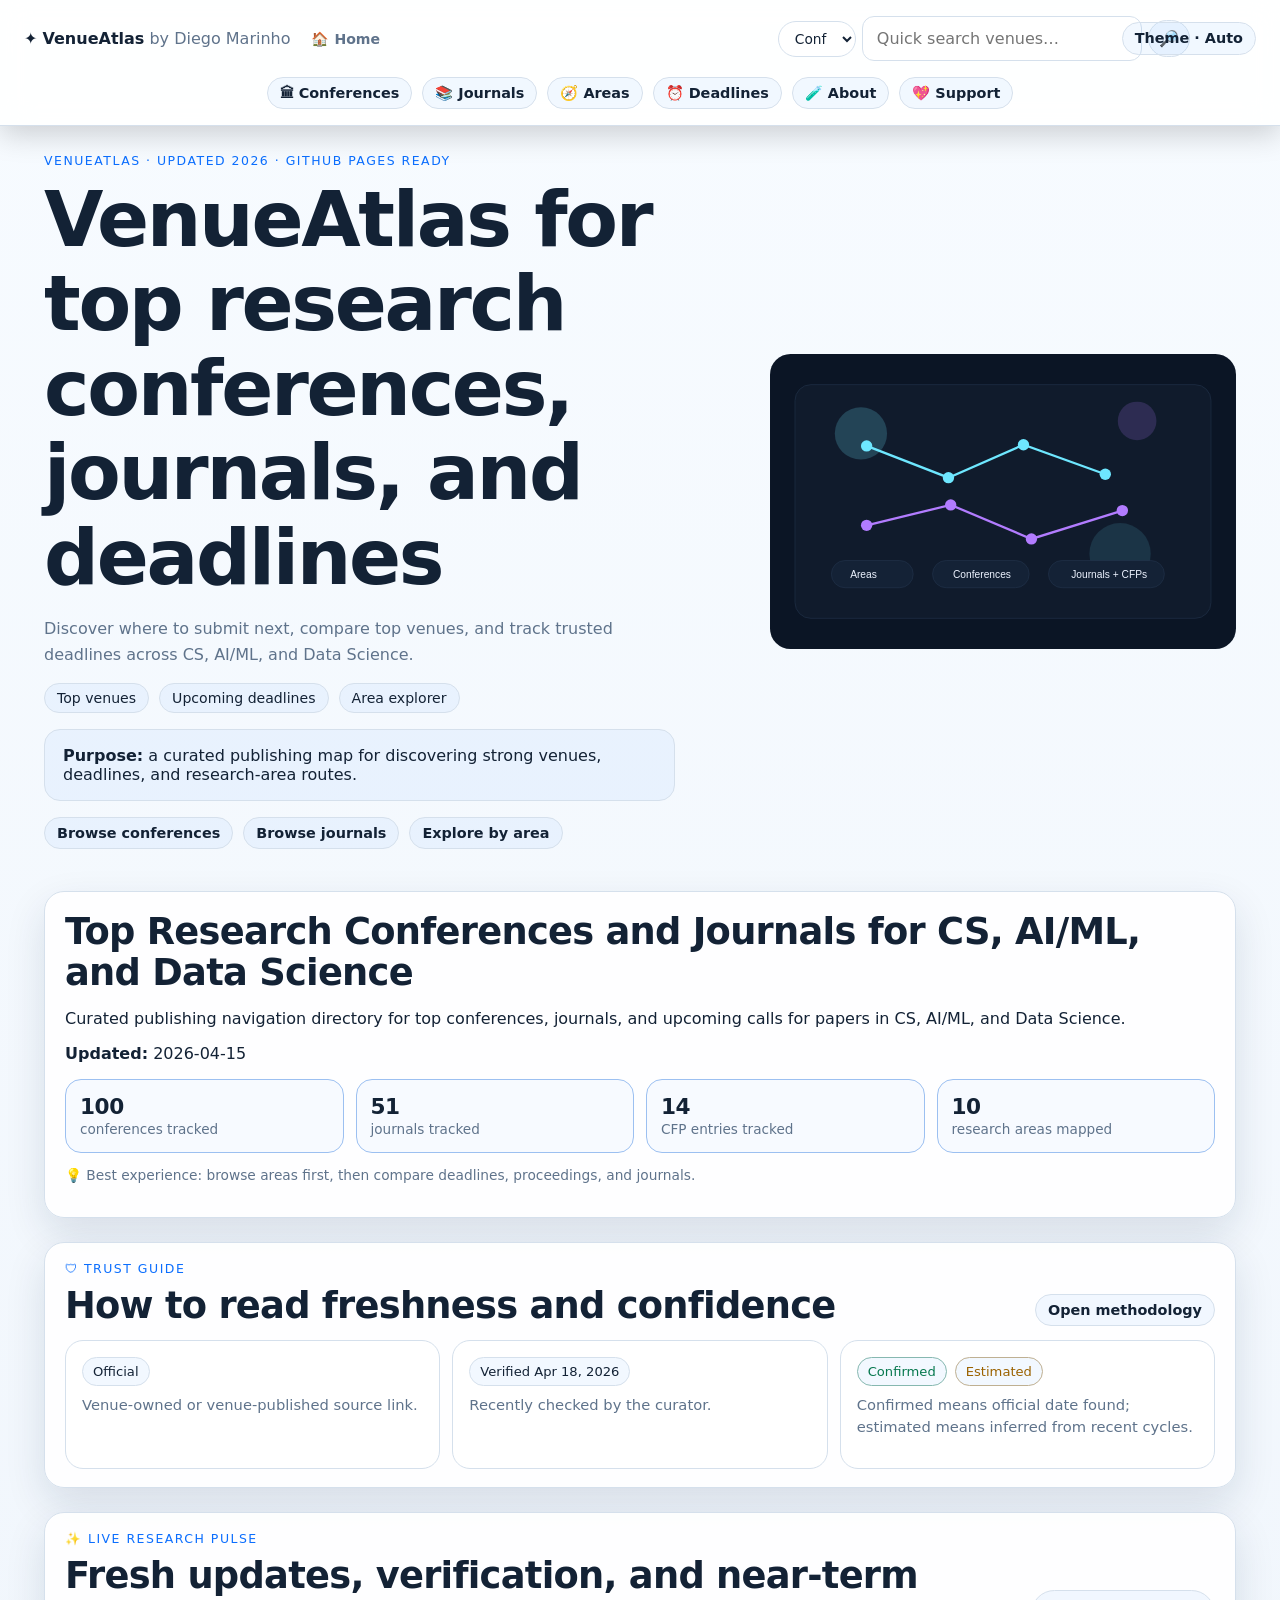
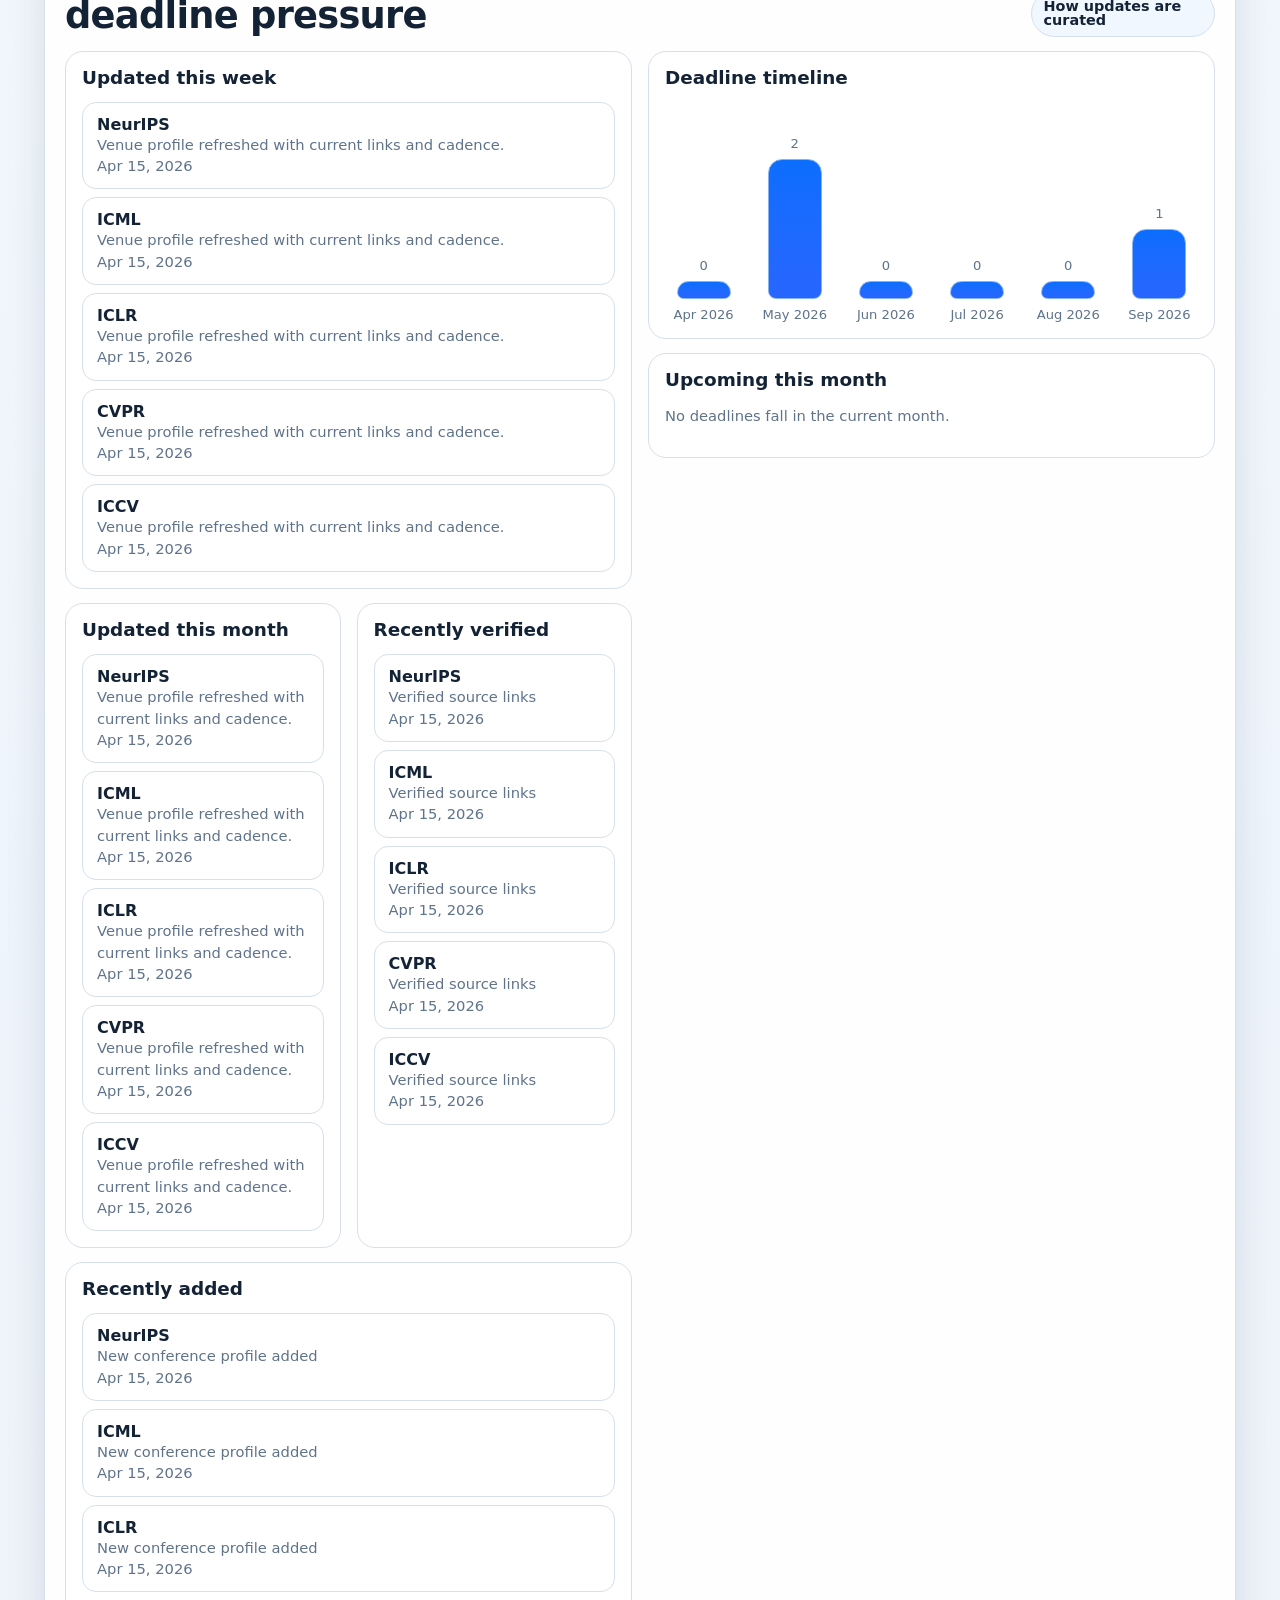
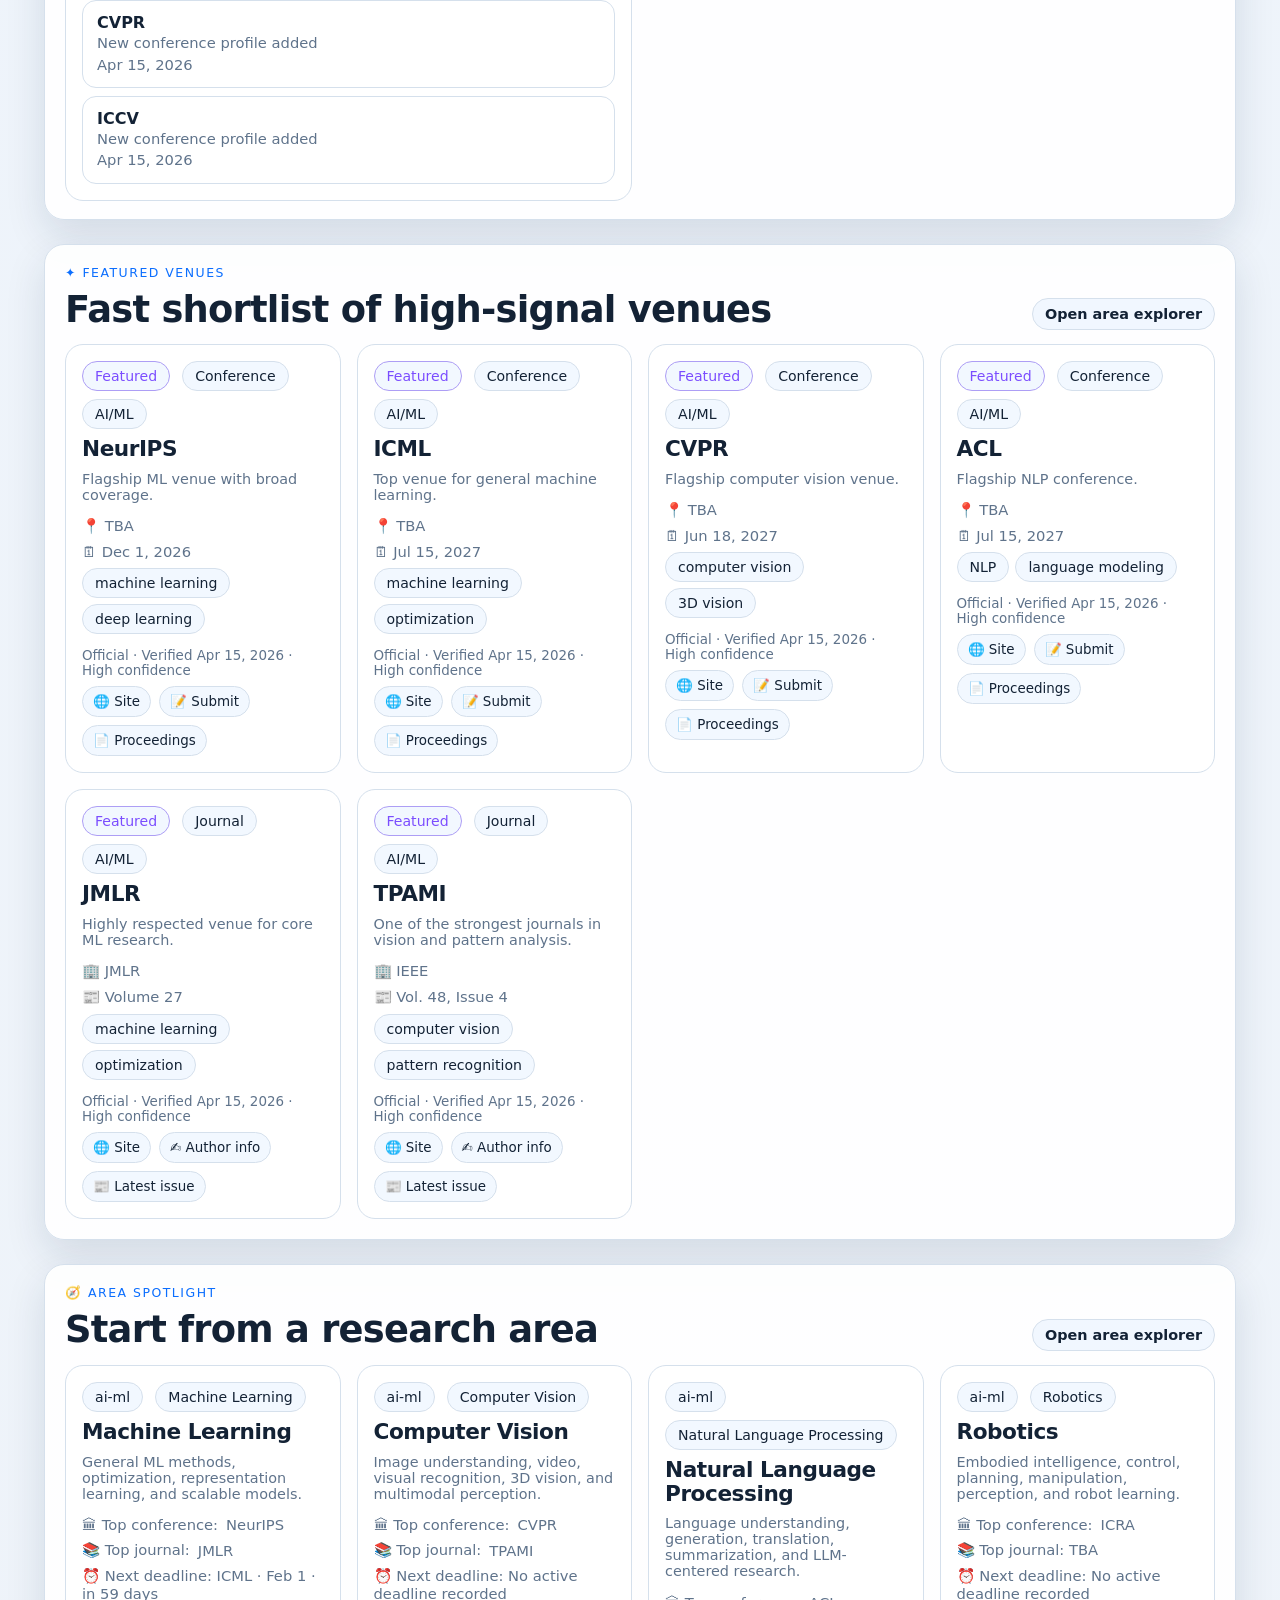
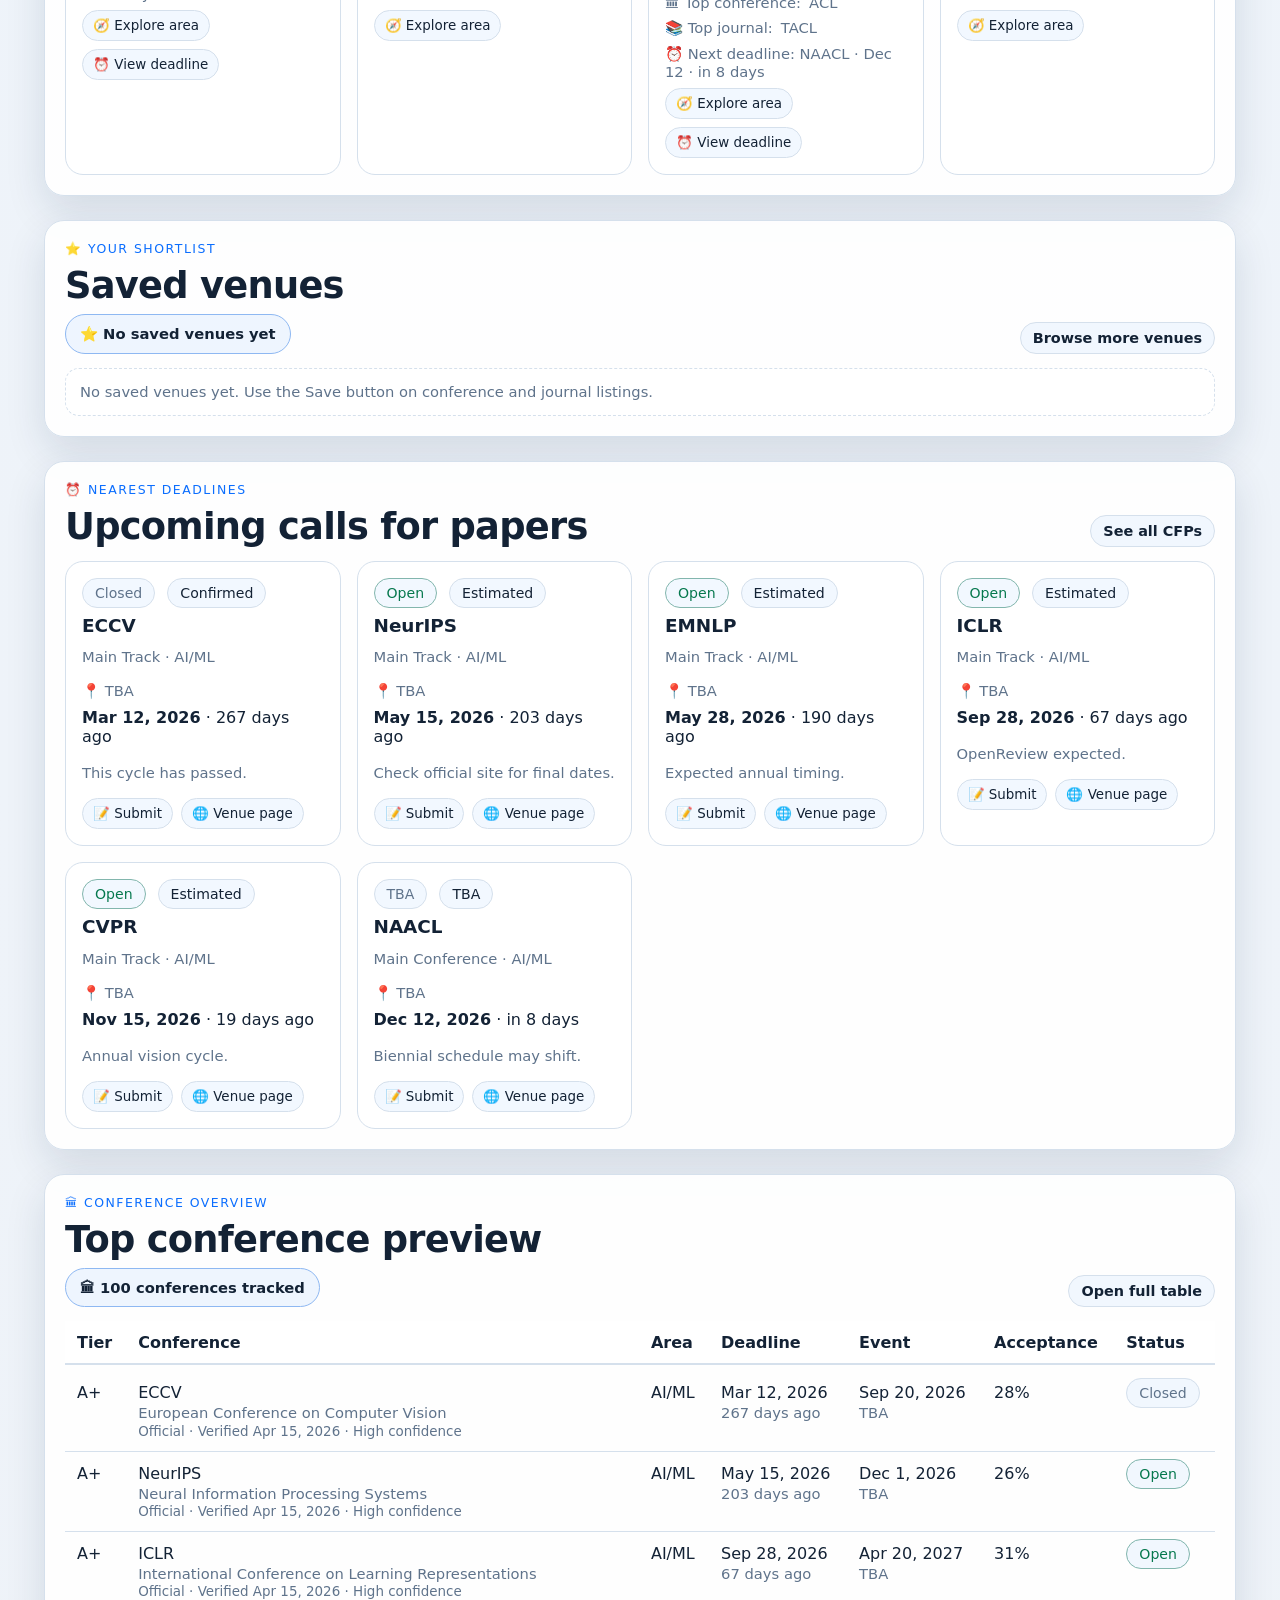
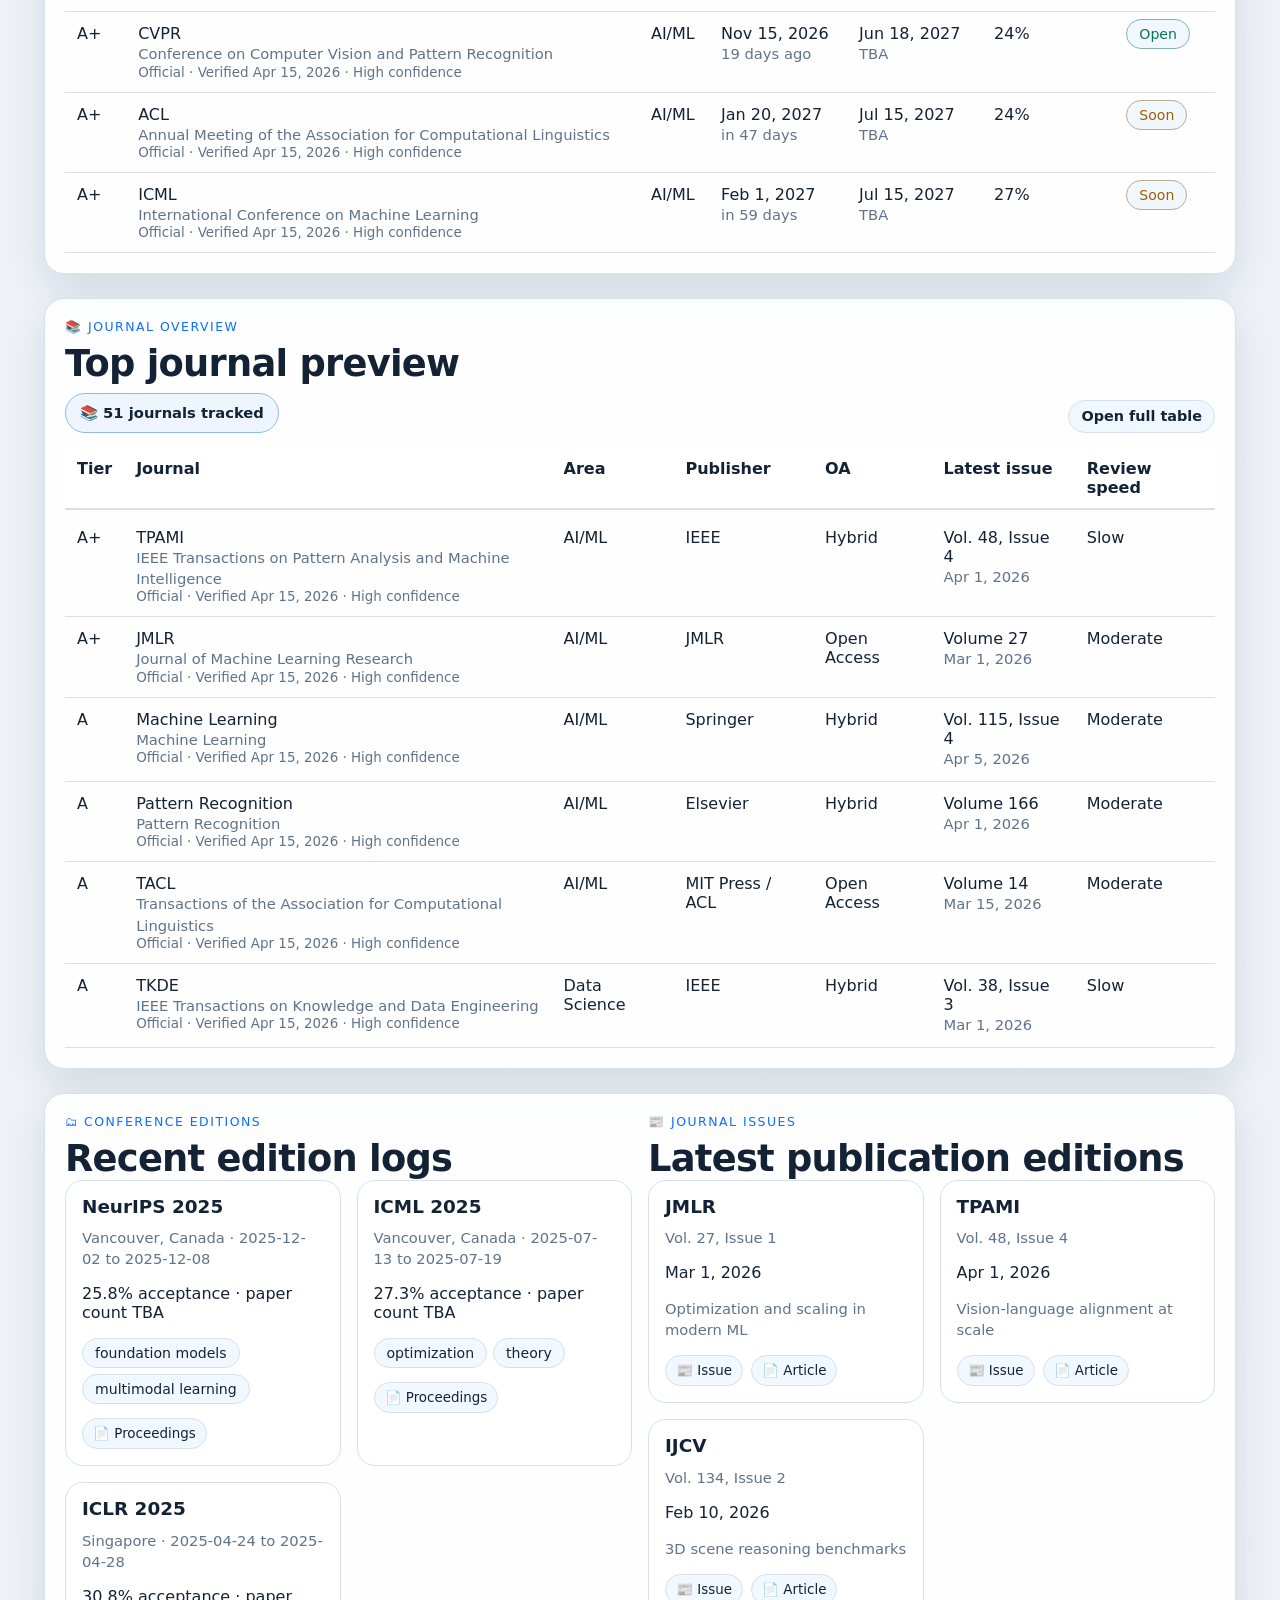
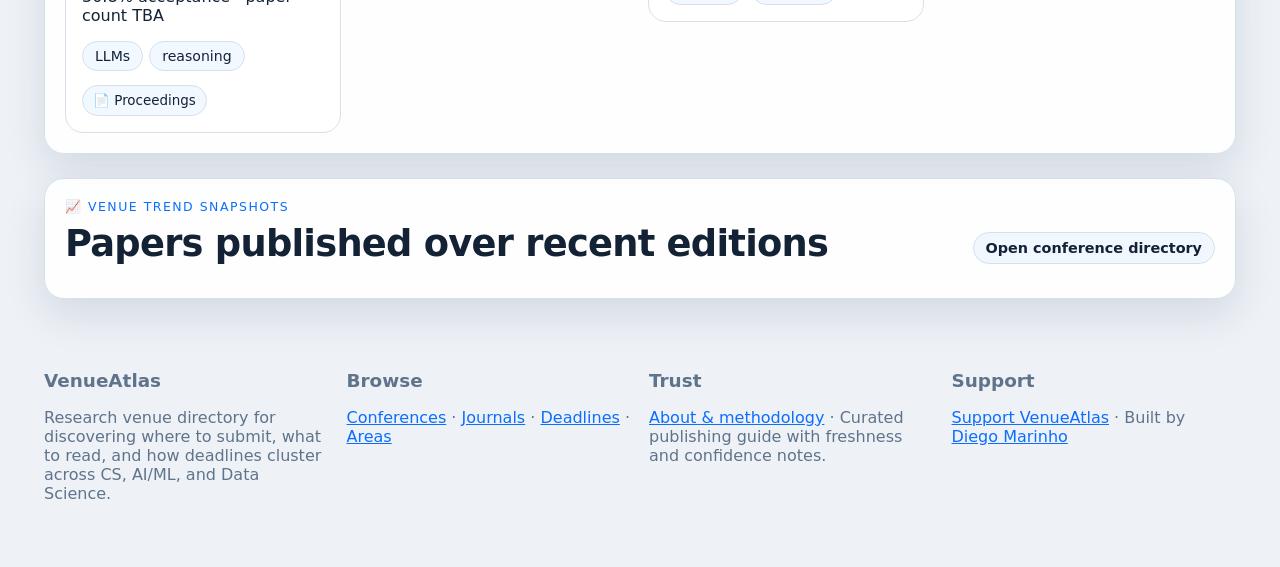
<file: docs/index.html>
<!doctype html>
<html lang="en">
  <head>
    <meta charset="utf-8" />
    <meta name="viewport" content="width=device-width, initial-scale=1" />
    <title>VenueAtlas — Top Research Conferences and Journals for CS, AI/ML, and Data Science</title>
    <meta name="description" content="VenueAtlas helps researchers discover top conferences, journals, deadlines, venue history, and publishing paths across Computer Science, AI/ML, and Data Science." />
    <link rel="canonical" href="https://dmoliveira.github.io/top-research-venues/index.html" />
    <meta property="og:title" content="VenueAtlas — Top Research Conferences and Journals" />
    <meta property="og:description" content="Discover top conferences, journals, deadlines, and venue trends across CS, AI/ML, and Data Science." />
    <meta property="og:type" content="website" />
    <meta property="og:url" content="https://dmoliveira.github.io/top-research-venues/index.html" />
    <meta property="og:image" content="https://dmoliveira.github.io/top-research-venues/assets/hero-banner.svg" />
    <meta name="twitter:card" content="summary_large_image" />
    <meta name="twitter:title" content="VenueAtlas — Top Research Conferences and Journals" />
    <meta name="twitter:description" content="Track top venues, deadlines, and publishing routes across CS, AI/ML, and Data Science." />
    <script type="application/ld+json">{"@context":"https://schema.org","@type":"WebSite","name":"VenueAtlas","url":"https://dmoliveira.github.io/top-research-venues/","description":"Directory of top research conferences, journals, deadlines, and venue trends for CS, AI/ML, and Data Science."}</script>
    <link rel="stylesheet" href="./styles.css" />
  </head>
  <body>
    <div class="topbar-shell">
      <div class="topbar">
        <div class="brand-group">
          <a class="author-link" href="https://dmoliveira.github.io/my-cv-public/cv/human/" target="_blank" rel="noreferrer">✦ <strong>VenueAtlas</strong> <span class="brand-byline">by Diego Marinho</span></a>
          <a class="home-link" href="./index.html">🏠 Home</a>
        </div>
        <nav class="topbar-nav">
          <a href="./conferences.html">Conferences</a>
          <a href="./journals.html">Journals</a>
          <a href="./areas.html">Areas</a>
          <a href="./cfp.html">Deadlines</a>
          <a href="./methodology.html">About</a>
          <a href="./support.html">Support</a>
        </nav>
        <div class="theme-toggle" role="group" aria-label="Theme selector">
          <button data-theme-cycle class="theme-button theme-button-compact">Theme · Auto</button>
        </div>
      </div>
    </div>

    <header class="hero">
      <div class="hero-copy">
        <p class="eyebrow">VenueAtlas · Updated 2026 · GitHub Pages ready</p>
        <h1>VenueAtlas for top research conferences, journals, and deadlines</h1>
        <p>Discover where to submit next, compare top venues, and track trusted deadlines across CS, AI/ML, and Data Science.</p>
        <div class="badge-row">
          <span class="badge">Top venues</span>
          <span class="badge">Upcoming deadlines</span>
          <span class="badge">Area explorer</span>
        </div>
        <div class="hero-note panel-inline">
          <strong>Purpose:</strong> a curated publishing map for discovering strong venues, deadlines, and research-area routes.
        </div>
        <div class="hero-nav" style="margin-top: 16px;">
          <a href="./conferences.html">Browse conferences</a>
          <a href="./journals.html">Browse journals</a>
          <a href="./areas.html">Explore by area</a>
        </div>
      </div>
      <img src="./assets/hero-banner.svg" alt="Abstract graph linking research areas, conferences, and journals" class="hero-art" />
    </header>

    <main>
      <section class="panel">
        <div id="meta-summary">Loading dataset…</div>
      </section>

      <section class="panel panel-compact">
        <div class="section-head">
          <div>
            <p class="eyebrow">🛡 Trust guide</p>
            <h2>How to read freshness and confidence</h2>
          </div>
          <a class="cta-link" href="./methodology.html">Open methodology</a>
        </div>
        <div class="trust-legend-grid">
          <div class="graph-side-card stack-sm">
            <div class="trust-row"><span class="trust-badge">Official</span></div>
            <p class="muted">Venue-owned or venue-published source link.</p>
          </div>
          <div class="graph-side-card stack-sm">
            <div class="trust-row"><span class="freshness-pill">Verified Apr 18, 2026</span></div>
            <p class="muted">Recently checked by the curator.</p>
          </div>
          <div class="graph-side-card stack-sm">
            <div class="trust-row"><span class="confidence-pill confidence-confirmed">Confirmed</span><span class="confidence-pill confidence-estimated">Estimated</span></div>
            <p class="muted">Confirmed means official date found; estimated means inferred from recent cycles.</p>
          </div>
        </div>
      </section>

      <section class="panel panel-compact">
        <div class="section-head">
          <div>
            <p class="eyebrow">✨ Live research pulse</p>
            <h2>Fresh updates, verification, and near-term deadline pressure</h2>
          </div>
          <a class="cta-link" href="./methodology.html">How updates are curated</a>
        </div>
        <div class="split-grid live-pulse-grid">
          <div class="stack-md">
            <div class="graph-side-card stack-md">
              <h3>Updated this week</h3>
              <div id="updates-this-week" class="stack-sm"></div>
            </div>
            <div class="split-grid compact-split">
              <div class="graph-side-card stack-md">
                <h3>Updated this month</h3>
                <div id="updates-this-month" class="stack-sm"></div>
              </div>
              <div class="graph-side-card stack-md">
                <h3>Recently verified</h3>
                <div id="recently-verified" class="stack-sm"></div>
              </div>
            </div>
            <div class="graph-side-card stack-md">
              <h3>Recently added</h3>
              <div id="recently-added" class="stack-sm"></div>
            </div>
          </div>
          <div class="stack-md">
            <div class="graph-side-card stack-md">
              <h3>Deadline timeline</h3>
              <div id="deadline-timeline" class="timeline-bars"></div>
            </div>
            <div class="graph-side-card stack-md">
              <h3>Upcoming this month</h3>
              <div id="deadlines-this-month" class="stack-sm"></div>
            </div>
          </div>
        </div>
      </section>

      <section class="panel">
        <div class="section-head">
          <div>
            <p class="eyebrow">✦ Featured venues</p>
            <h2>Fast shortlist of high-signal venues</h2>
          </div>
          <a class="cta-link" href="./areas.html">Open area explorer</a>
        </div>
        <div id="featured-grid" class="card-grid"></div>
      </section>

      <section class="panel">
        <div class="section-head">
          <div>
            <p class="eyebrow">🧭 Area spotlight</p>
            <h2>Start from a research area</h2>
          </div>
          <a class="cta-link" href="./areas.html">Open area explorer</a>
        </div>
        <div id="area-spotlight-grid" class="card-grid"></div>
      </section>

      <section class="panel">
        <div class="section-head">
          <div>
            <p class="eyebrow">⭐ Your shortlist</p>
            <h2>Saved venues</h2>
            <div class="headline-meta"><span id="watchlist-count" class="summary-pill"></span></div>
          </div>
          <a class="cta-link" href="./conferences.html">Browse more venues</a>
        </div>
        <div id="watchlist-grid" class="card-grid"></div>
      </section>

      <section class="panel">
        <div class="section-head">
          <div>
            <p class="eyebrow">⏰ Nearest deadlines</p>
            <h2>Upcoming calls for papers</h2>
          </div>
          <a class="cta-link" href="./cfp.html">See all CFPs</a>
        </div>
        <div id="deadline-grid" class="deadline-grid"></div>
      </section>

      <section class="panel">
        <div class="section-head">
          <div>
            <p class="eyebrow">🏛 Conference overview</p>
            <h2>Top conference preview</h2>
            <div class="headline-meta"><span id="overview-conference-total" class="summary-pill"></span></div>
          </div>
          <a class="cta-link" href="./conferences.html">Open full table</a>
        </div>
        <div class="table-wrap">
          <table>
            <thead>
              <tr><th>Tier</th><th>Conference</th><th>Area</th><th>Deadline</th><th>Event</th><th>Acceptance</th><th>Status</th></tr>
            </thead>
            <tbody id="home-conference-body"></tbody>
          </table>
        </div>
      </section>

      <section class="panel">
        <div class="section-head">
          <div>
            <p class="eyebrow">📚 Journal overview</p>
            <h2>Top journal preview</h2>
            <div class="headline-meta"><span id="overview-journal-total" class="summary-pill"></span></div>
          </div>
          <a class="cta-link" href="./journals.html">Open full table</a>
        </div>
        <div class="table-wrap">
          <table>
            <thead>
              <tr><th>Tier</th><th>Journal</th><th>Area</th><th>Publisher</th><th>OA</th><th>Latest issue</th><th>Review speed</th></tr>
            </thead>
            <tbody id="home-journal-body"></tbody>
          </table>
        </div>
      </section>

      <section class="panel split-grid">
        <div>
          <p class="eyebrow">🗂 Conference editions</p>
          <h2>Recent edition logs</h2>
          <div id="edition-log-grid" class="log-grid"></div>
        </div>
        <div>
          <p class="eyebrow">📰 Journal issues</p>
          <h2>Latest publication editions</h2>
          <div id="issue-log-grid" class="log-grid"></div>
        </div>
      </section>

      <section class="panel">
        <div class="section-head">
          <div>
            <p class="eyebrow">📈 Venue trend snapshots</p>
            <h2>Papers published over recent editions</h2>
          </div>
          <a class="cta-link" href="./conferences.html">Open conference directory</a>
        </div>
        <div id="trend-grid" class="card-grid"></div>
      </section>
    </main>

    <footer class="footer footer-grid">
      <div>
        <h3>VenueAtlas</h3>
        <p>Research venue directory for discovering where to submit, what to read, and how deadlines cluster across CS, AI/ML, and Data Science.</p>
      </div>
      <div>
        <h3>Browse</h3>
        <p><a href="./conferences.html">Conferences</a> · <a href="./journals.html">Journals</a> · <a href="./cfp.html">Deadlines</a> · <a href="./areas.html">Areas</a></p>
      </div>
      <div>
        <h3>Trust</h3>
        <p><a href="./methodology.html">About & methodology</a> · Curated publishing guide with freshness and confidence notes.</p>
      </div>
      <div>
        <h3>Support</h3>
        <p><a href="./support.html">Support VenueAtlas</a> · Built by <a href="https://dmoliveira.github.io/my-cv-public/cv/human/" target="_blank" rel="noreferrer">Diego Marinho</a></p>
      </div>
    </footer>

    <script src="./app.js"></script>
  </body>
</html>
</file>
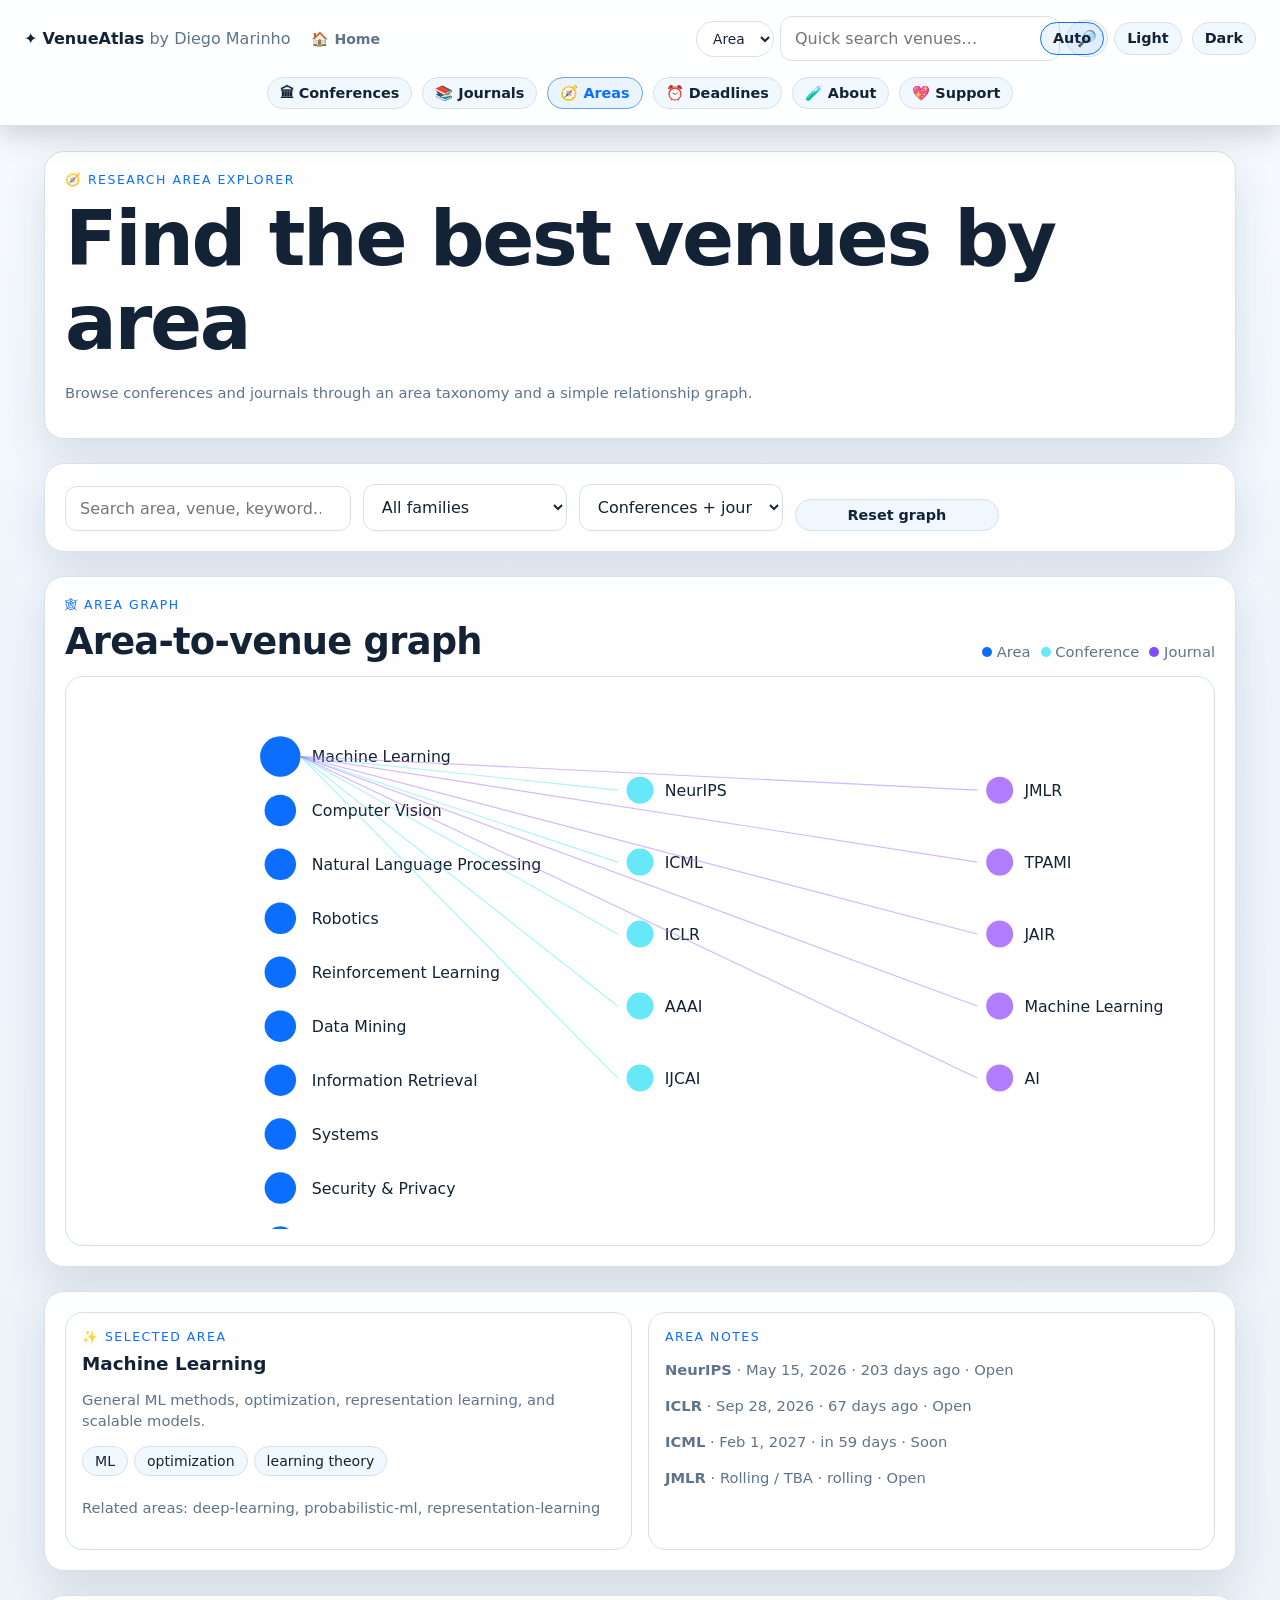
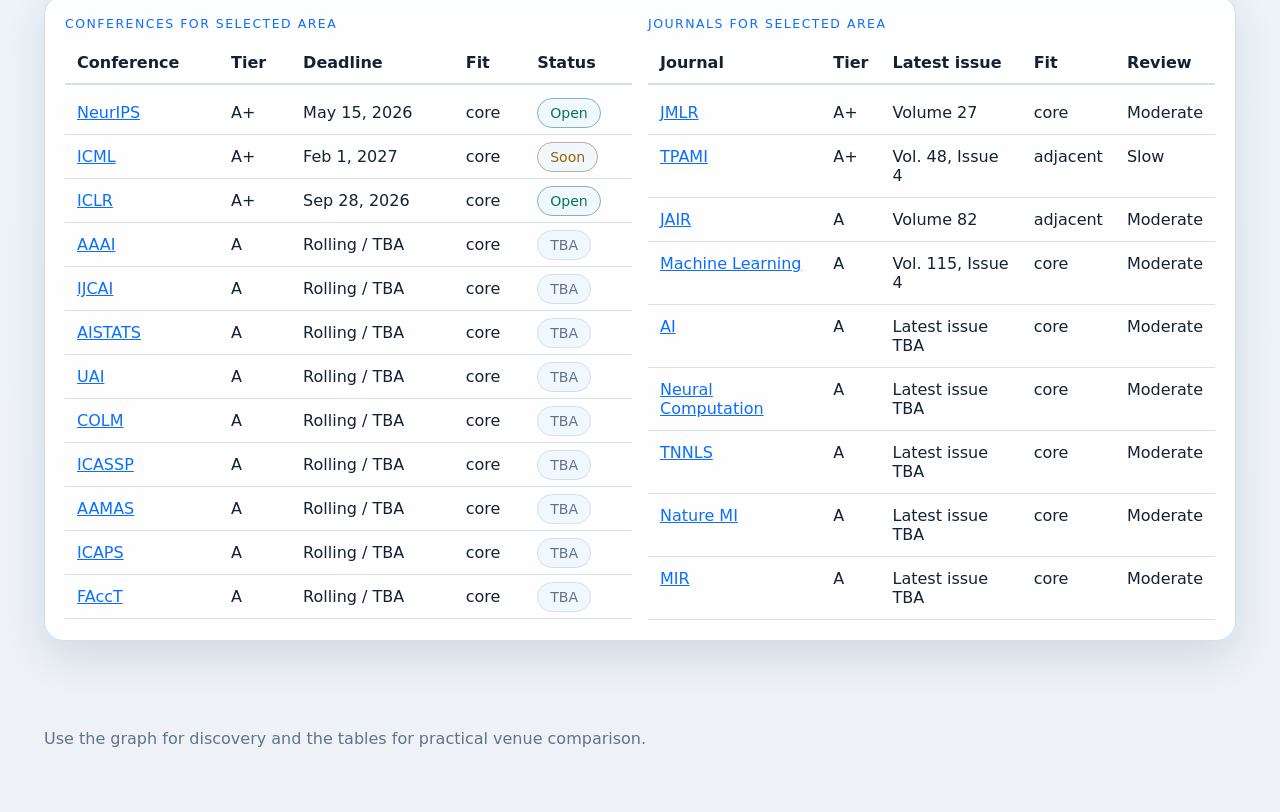
<file: docs/areas.html>
<!doctype html>
<html lang="en">
  <head>
    <meta charset="utf-8" />
    <meta name="viewport" content="width=device-width, initial-scale=1" />
    <title>Areas Explorer — VenueAtlas</title>
    <meta name="description" content="Explore top conferences and journals by area with a research area graph across CS, AI/ML, and Data Science." />
    <link rel="canonical" href="https://dmoliveira.github.io/ai-research/areas.html" />
    <meta property="og:title" content="Areas Explorer — VenueAtlas" />
    <meta property="og:description" content="Discover top venues by research area with graph and area-to-venue mapping." />
    <meta property="og:type" content="website" />
    <meta property="og:url" content="https://dmoliveira.github.io/ai-research/areas.html" />
    <meta property="og:image" content="https://dmoliveira.github.io/ai-research/assets/hero-banner.svg" />
    <meta name="twitter:card" content="summary_large_image" />
    <link rel="stylesheet" href="./styles.css" />
  </head>
  <body>
    <div class="topbar-shell"><div class="topbar">
      <div class="brand-group">
        <a class="author-link" href="https://dmoliveira.github.io/my-cv-public/cv/human/" target="_blank" rel="noreferrer">✦ <strong>VenueAtlas</strong> <span class="brand-byline">by Diego Marinho</span></a>
        <a class="home-link" href="./index.html">🏠 Home</a>
      </div>
      <nav class="topbar-nav">
        <a href="./conferences.html">Conferences</a><a href="./journals.html">Journals</a><a href="./areas.html">Areas</a><a href="./cfp.html">Deadlines</a><a href="./methodology.html">About</a><a href="./support.html">Support</a>
      </nav>
      <div class="theme-toggle" role="group" aria-label="Theme selector"><button data-theme-option="auto" class="theme-button">Auto</button><button data-theme-option="light" class="theme-button">Light</button><button data-theme-option="dark" class="theme-button">Dark</button></div>
    </div></div>
    <main>
      <section class="panel">
        <p class="eyebrow">🧭 Research area explorer</p>
        <h1>Find the best venues by area</h1>
        <p class="muted">Browse conferences and journals through an area taxonomy and a simple relationship graph.</p>
      </section>
      <section class="panel">
        <div class="controls">
          <input id="area-search" type="search" placeholder="Search area, venue, keyword…" />
          <select id="area-family"><option value="">All families</option></select>
          <select id="area-venue-type"><option value="all">Conferences + journals</option><option value="conference">Conferences only</option><option value="journal">Journals only</option></select>
          <button id="area-reset" class="page-button" type="button">Reset graph</button>
        </div>
      </section>
      <section class="panel">
        <div class="section-head">
          <div>
            <p class="eyebrow">🕸 Area graph</p>
            <h2>Area-to-venue graph</h2>
          </div>
          <div class="legend-row muted">
            <span><span class="graph-legend-dot dot-area"></span> Area</span>
            <span><span class="graph-legend-dot dot-conference"></span> Conference</span>
            <span><span class="graph-legend-dot dot-journal"></span> Journal</span>
          </div>
        </div>
        <div class="graph-shell"><svg id="area-graph" viewBox="0 0 1000 480" role="img" aria-label="Area to venue graph"></svg></div>
      </section>
      <section class="panel split-grid">
        <div class="graph-side-card stack-md">
          <div id="area-summary">Select an area node to inspect related venues.</div>
        </div>
        <div class="graph-side-card stack-md">
          <p class="eyebrow">Area notes</p>
          <div id="area-related-cfps" class="stack-sm muted"></div>
        </div>
      </section>
      <section class="panel split-grid">
        <div>
          <p class="eyebrow">Conferences for selected area</p>
          <div class="table-wrap">
            <table>
              <thead><tr><th>Conference</th><th>Tier</th><th>Deadline</th><th>Fit</th><th>Status</th></tr></thead>
              <tbody id="area-conference-body"></tbody>
            </table>
          </div>
        </div>
        <div>
          <p class="eyebrow">Journals for selected area</p>
          <div class="table-wrap">
            <table>
              <thead><tr><th>Journal</th><th>Tier</th><th>Latest issue</th><th>Fit</th><th>Review</th></tr></thead>
              <tbody id="area-journal-body"></tbody>
            </table>
          </div>
        </div>
      </section>
    </main>
    <footer class="footer"><p>Use the graph for discovery and the tables for practical venue comparison.</p></footer>
    <script src="./app.js"></script>
  </body>
</html>
</file>
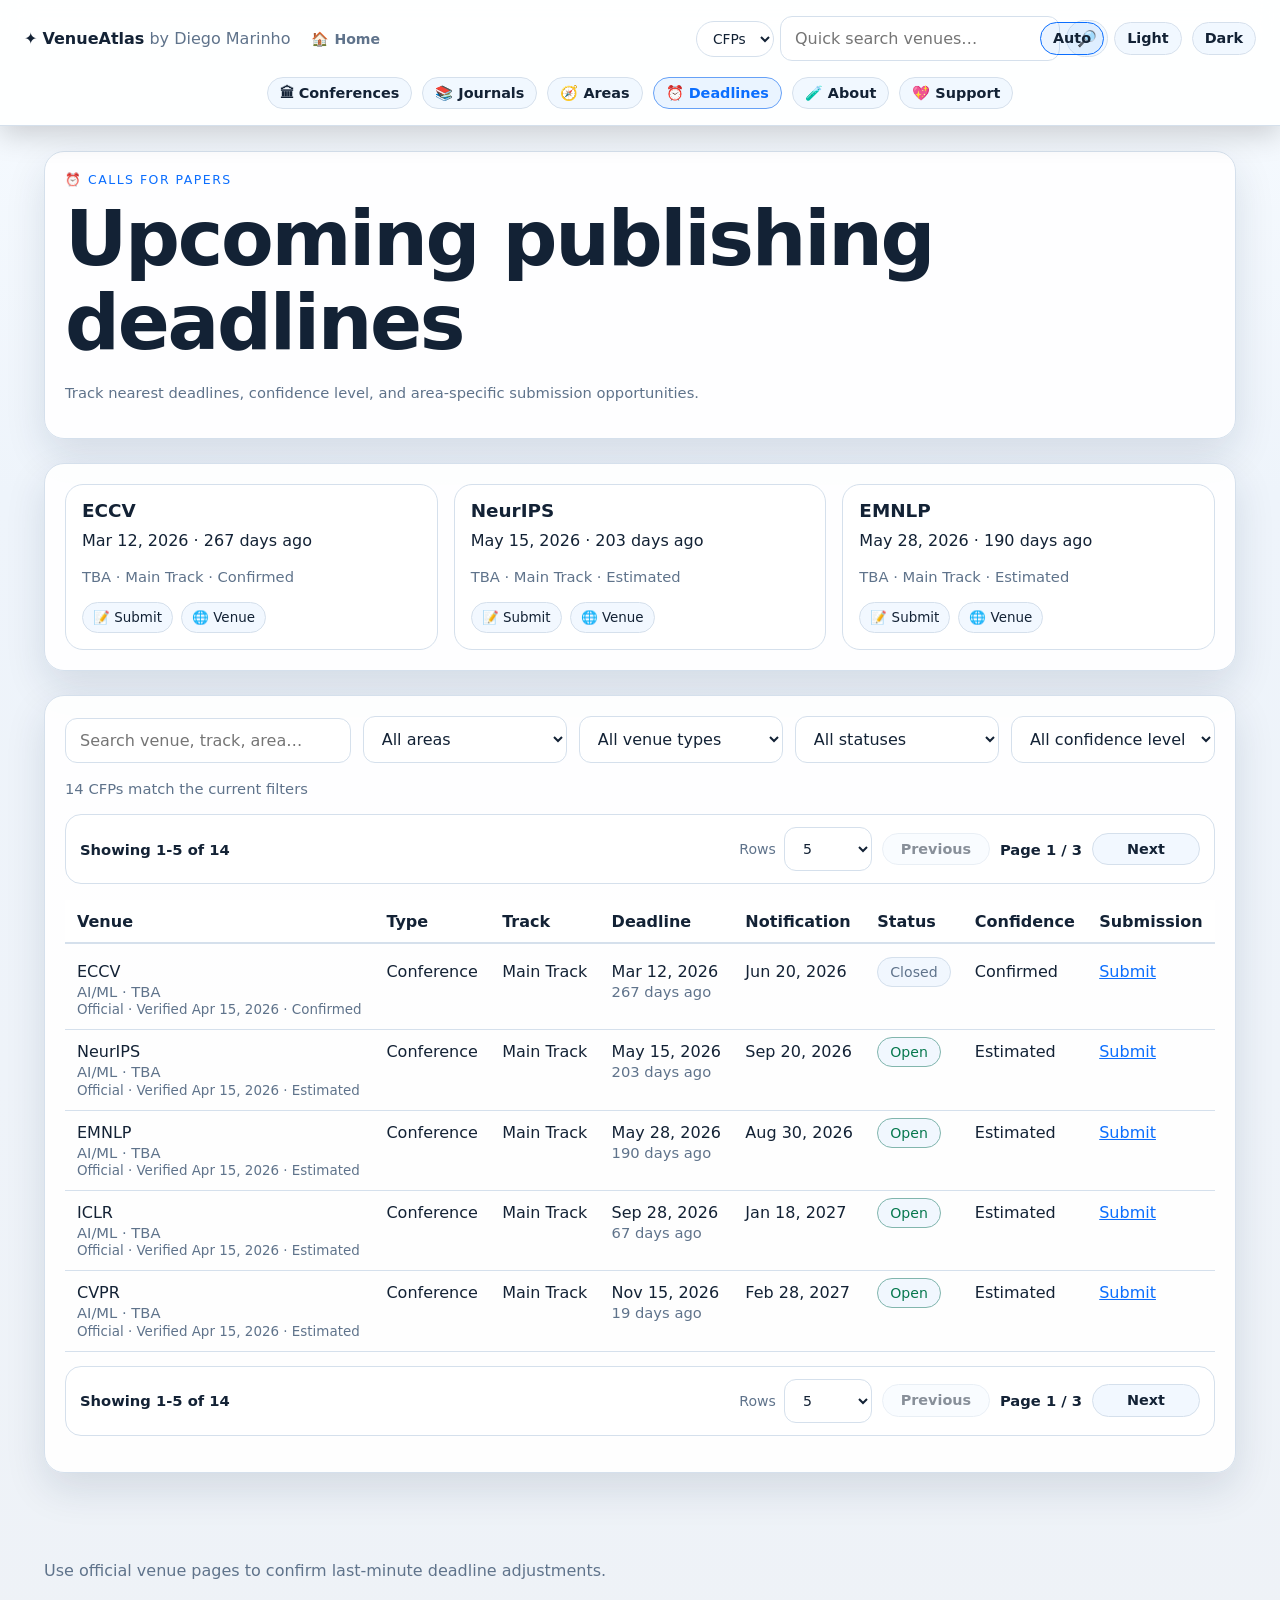
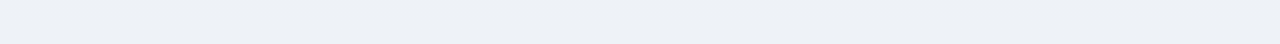
<file: docs/cfp.html>
<!doctype html>
<html lang="en">
  <head>
    <meta charset="utf-8" />
    <meta name="viewport" content="width=device-width, initial-scale=1" />
    <title>Deadlines and CFPs — VenueAtlas</title>
    <meta name="description" content="Track upcoming conference and journal calls for papers in CS, AI/ML, and Data Science with confidence labels and direct submission links." />
    <link rel="canonical" href="https://dmoliveira.github.io/ai-research/cfp.html" />
    <meta property="og:title" content="Deadlines and CFPs — VenueAtlas" />
    <meta property="og:description" content="Upcoming deadlines and calls for papers across top conferences and journals." />
    <meta property="og:type" content="website" />
    <meta property="og:url" content="https://dmoliveira.github.io/ai-research/cfp.html" />
    <meta property="og:image" content="https://dmoliveira.github.io/ai-research/assets/hero-banner.svg" />
    <meta name="twitter:card" content="summary_large_image" />
    <link rel="stylesheet" href="./styles.css" />
  </head>
  <body>
    <div class="topbar-shell"><div class="topbar">
      <div class="brand-group">
        <a class="author-link" href="https://dmoliveira.github.io/my-cv-public/cv/human/" target="_blank" rel="noreferrer">✦ <strong>VenueAtlas</strong> <span class="brand-byline">by Diego Marinho</span></a>
        <a class="home-link" href="./index.html">🏠 Home</a>
      </div>
      <nav class="topbar-nav">
        <a href="./conferences.html">Conferences</a><a href="./journals.html">Journals</a><a href="./areas.html">Areas</a><a href="./cfp.html">Deadlines</a><a href="./methodology.html">About</a><a href="./support.html">Support</a>
      </nav>
      <div class="theme-toggle" role="group" aria-label="Theme selector"><button data-theme-option="auto" class="theme-button">Auto</button><button data-theme-option="light" class="theme-button">Light</button><button data-theme-option="dark" class="theme-button">Dark</button></div>
    </div></div>
    <main>
      <section class="panel">
        <p class="eyebrow">⏰ Calls for papers</p>
        <h1>Upcoming publishing deadlines</h1>
        <p class="muted">Track nearest deadlines, confidence level, and area-specific submission opportunities.</p>
      </section>
      <section class="panel">
        <div id="cfp-summary" class="deadline-grid"></div>
      </section>
      <section class="panel">
        <div class="controls">
          <input id="cfp-search" type="search" placeholder="Search venue, track, area…" />
          <select id="cfp-area"><option value="">All areas</option></select>
          <select id="cfp-type"><option value="">All venue types</option></select>
          <select id="cfp-status"><option value="">All statuses</option></select>
          <select id="cfp-confidence"><option value="">All confidence levels</option></select>
        </div>
        <p id="cfp-count" class="muted"></p>
        <div id="cfp-pagination-top" class="pagination-bar"></div>
        <div class="table-wrap table-sticky">
          <table>
            <thead><tr><th>Venue</th><th>Type</th><th>Track</th><th>Deadline</th><th>Notification</th><th>Status</th><th>Confidence</th><th>Submission</th></tr></thead>
            <tbody id="cfp-body"></tbody>
          </table>
        </div>
        <div id="cfp-pagination-bottom" class="pagination-bar"></div>
      </section>
    </main>
    <footer class="footer"><p>Use official venue pages to confirm last-minute deadline adjustments.</p></footer>
    <script src="./app.js"></script>
  </body>
</html>
</file>
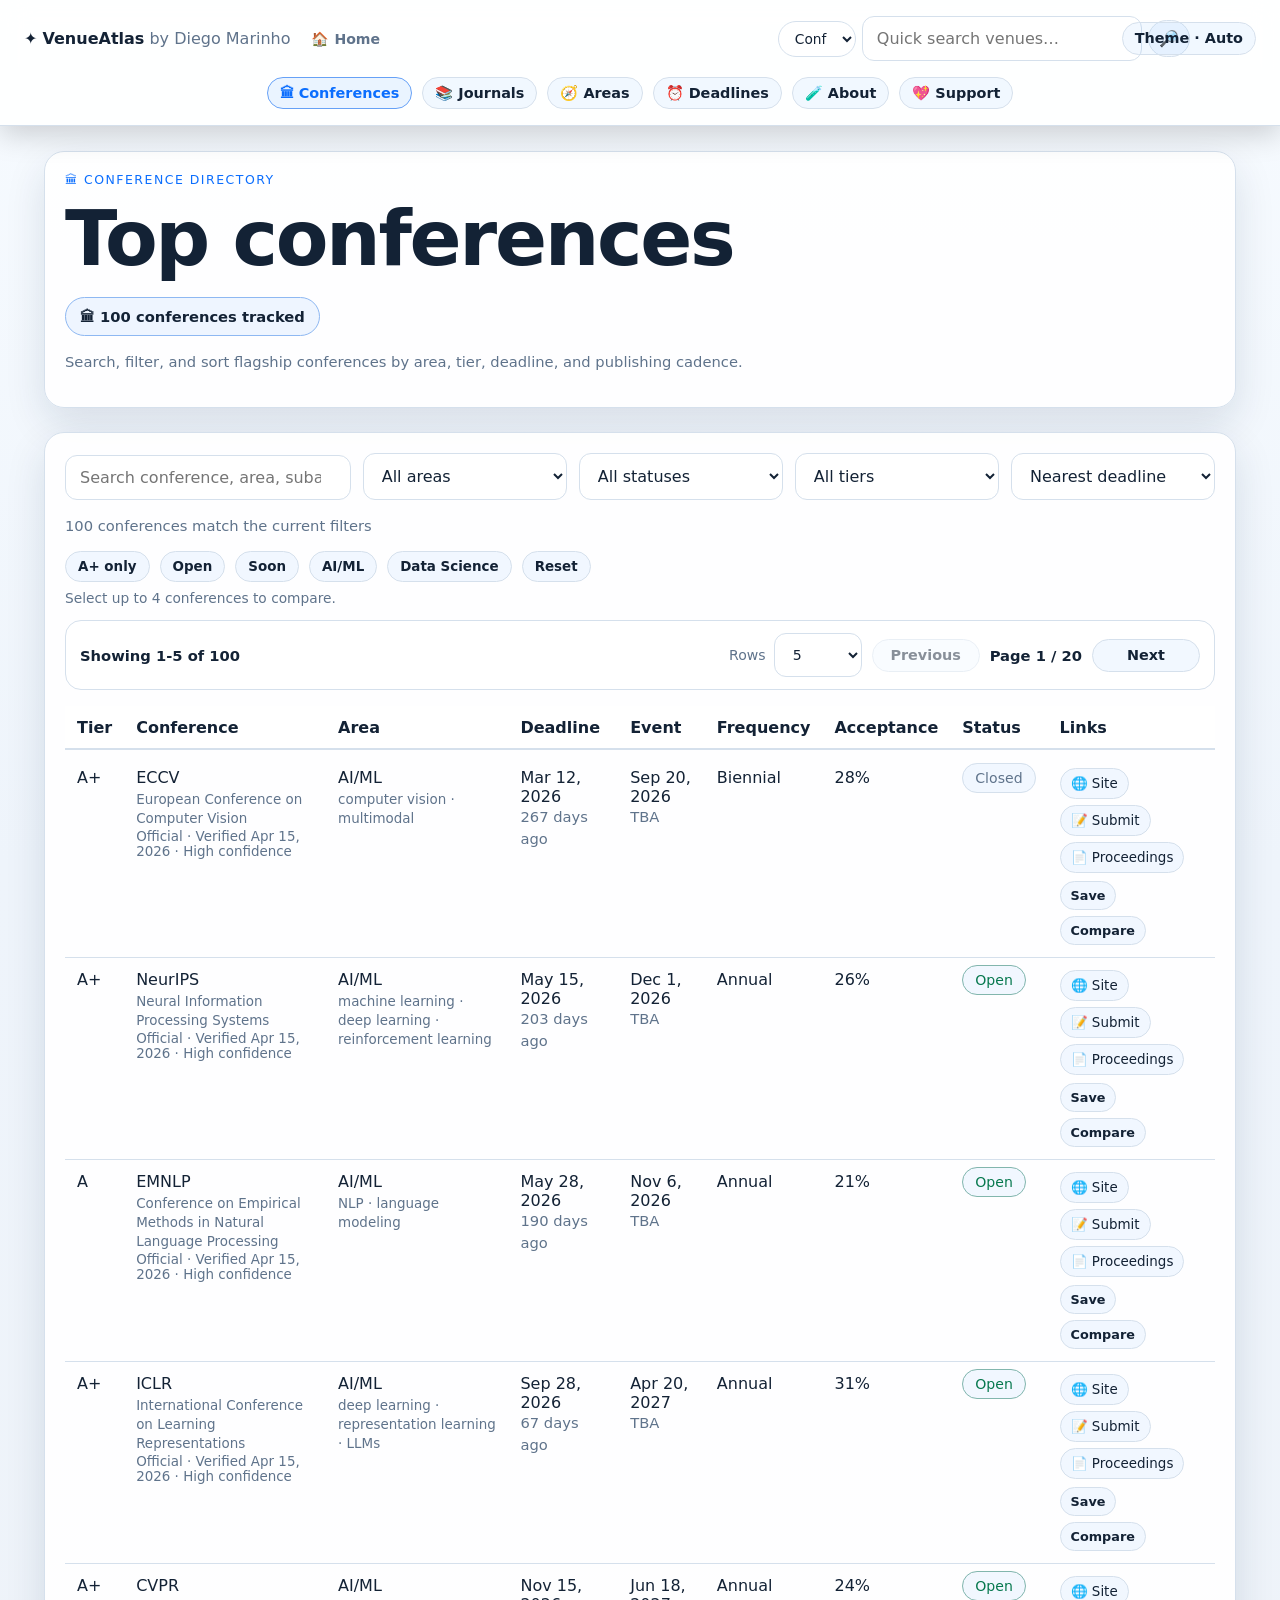
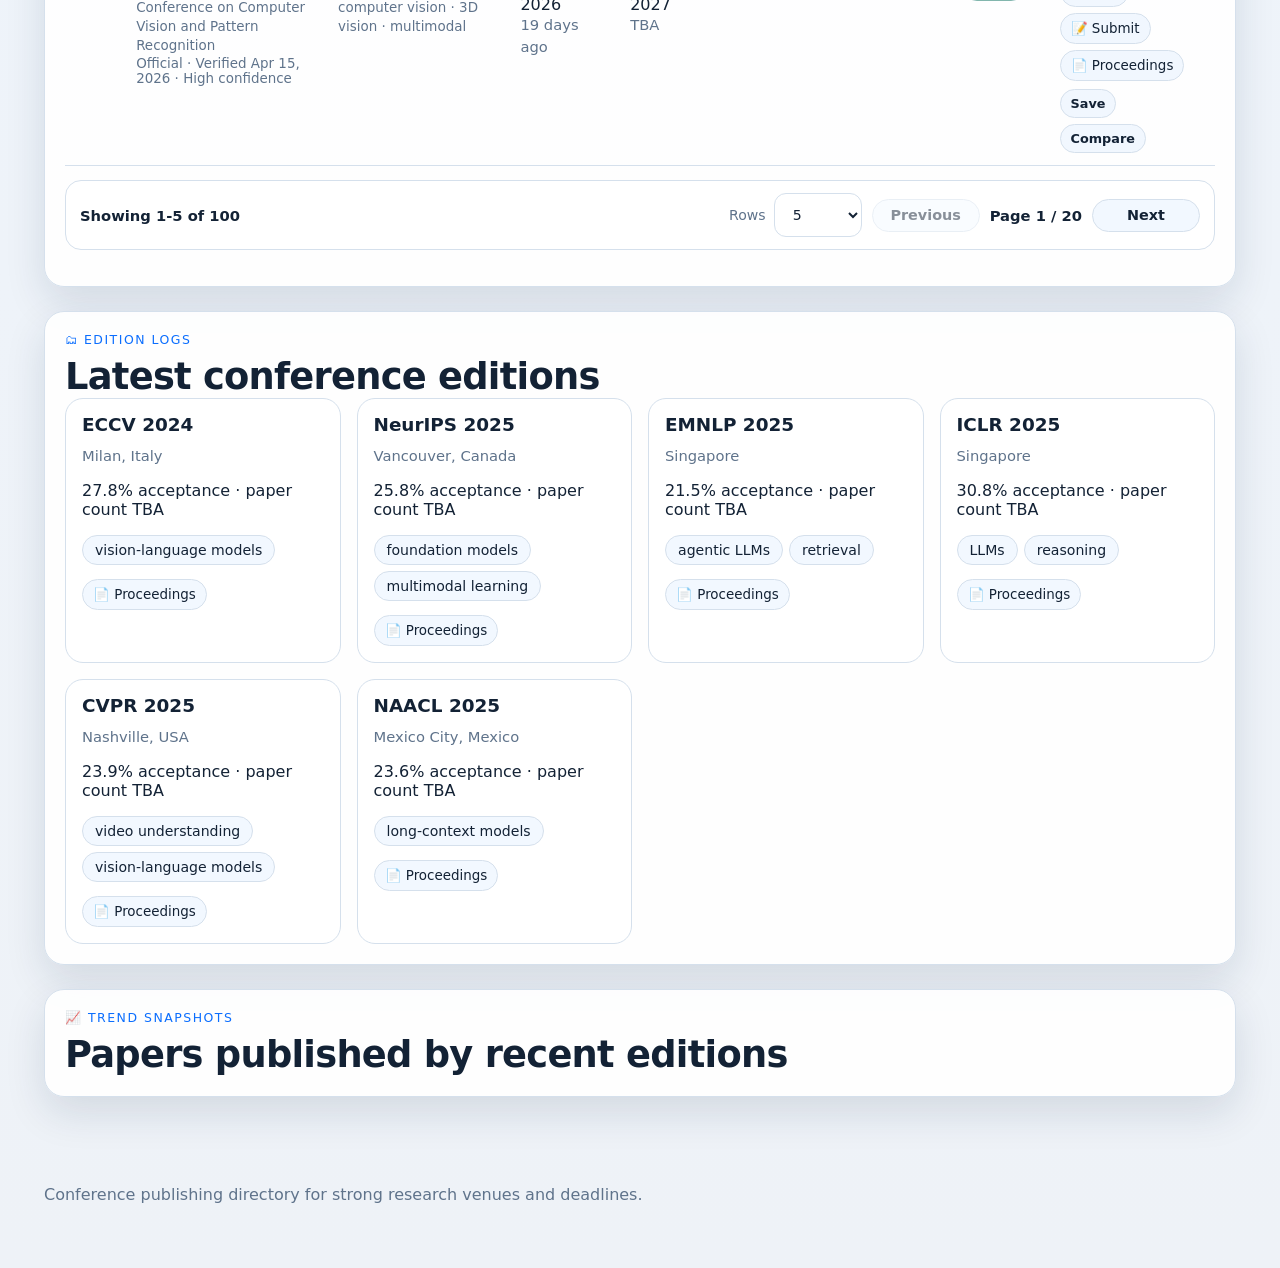
<file: docs/conferences.html>
<!doctype html>
<html lang="en">
  <head>
    <meta charset="utf-8" />
    <meta name="viewport" content="width=device-width, initial-scale=1" />
    <title>Conferences — VenueAtlas</title>
    <meta name="description" content="Browse top conferences in CS, AI/ML, and Data Science with deadlines, acceptance rates, locations, and proceedings links." />
    <link rel="canonical" href="https://dmoliveira.github.io/top-research-venues/conferences.html" />
    <meta property="og:title" content="Top Conferences — VenueAtlas" />
    <meta property="og:description" content="Search and compare top research conferences with deadlines, frequency, and proceedings links." />
    <meta property="og:type" content="website" />
    <meta property="og:url" content="https://dmoliveira.github.io/top-research-venues/conferences.html" />
    <meta property="og:image" content="https://dmoliveira.github.io/top-research-venues/assets/hero-banner.svg" />
    <meta name="twitter:card" content="summary_large_image" />
    <link rel="stylesheet" href="./styles.css" />
  </head>
  <body>
    <div class="topbar-shell"><div class="topbar">
      <div class="brand-group">
        <a class="author-link" href="https://dmoliveira.github.io/my-cv-public/cv/human/" target="_blank" rel="noreferrer">✦ <strong>VenueAtlas</strong> <span class="brand-byline">by Diego Marinho</span></a>
        <a class="home-link" href="./index.html">🏠 Home</a>
      </div>
      <nav class="topbar-nav">
        <a href="./conferences.html">Conferences</a><a href="./journals.html">Journals</a><a href="./areas.html">Areas</a><a href="./cfp.html">Deadlines</a><a href="./methodology.html">About</a><a href="./support.html">Support</a>
      </nav>
      <div class="theme-toggle" role="group" aria-label="Theme selector"><button data-theme-cycle class="theme-button theme-button-compact">Theme · Auto</button></div>
    </div></div>
    <main>
      <section class="panel">
        <p class="eyebrow">🏛 Conference directory</p>
        <h1>Top conferences</h1>
        <div class="headline-meta"><p id="conference-total" class="summary-pill"></p></div>
        <p class="muted">Search, filter, and sort flagship conferences by area, tier, deadline, and publishing cadence.</p>
      </section>
      <section class="panel">
        <div class="controls">
          <input id="conference-search" type="search" placeholder="Search conference, area, subarea, publisher…" />
          <select id="conference-area"><option value="">All areas</option></select>
          <select id="conference-status"><option value="">All statuses</option></select>
          <select id="conference-tier"><option value="">All tiers</option></select>
          <select id="conference-sort"><option value="deadline-asc">Nearest deadline</option><option value="name-asc">Name A–Z</option><option value="tier-asc">Tier</option><option value="acceptance-desc">Acceptance rate</option></select>
        </div>
        <p id="conference-count" class="muted"></p>
        <div class="chip-row" id="conference-quick-chips">
          <button type="button" class="chip filter-chip" data-tier="A+">A+ only</button>
          <button type="button" class="chip filter-chip" data-status="Open">Open</button>
          <button type="button" class="chip filter-chip" data-status="Soon">Soon</button>
          <button type="button" class="chip filter-chip" data-area="AI/ML">AI/ML</button>
          <button type="button" class="chip filter-chip" data-area="Data Science">Data Science</button>
          <button type="button" class="chip filter-chip" data-reset="true">Reset</button>
        </div>
        <div id="conference-compare-status" class="headline-meta"></div>
        <div id="conference-compare" class="panel-inline compare-shell"></div>
        <div id="conference-pagination-top" class="pagination-bar"></div>
        <div class="table-wrap table-sticky">
          <table>
            <thead><tr><th>Tier</th><th>Conference</th><th>Area</th><th>Deadline</th><th>Event</th><th>Frequency</th><th>Acceptance</th><th>Status</th><th>Links</th></tr></thead>
            <tbody id="conference-body"></tbody>
          </table>
        </div>
        <div id="conference-pagination-bottom" class="pagination-bar"></div>
      </section>
      <section class="panel">
        <p class="eyebrow">🗂 Edition logs</p>
        <h2>Latest conference editions</h2>
        <div id="conference-log-grid" class="log-grid"></div>
      </section>
      <section class="panel">
        <p class="eyebrow">📈 Trend snapshots</p>
        <h2>Papers published by recent editions</h2>
        <div id="conference-trend-grid" class="card-grid"></div>
      </section>
    </main>
    <footer class="footer"><p>Conference publishing directory for strong research venues and deadlines.</p></footer>
    <script src="./app.js"></script>
  </body>
</html>
</file>
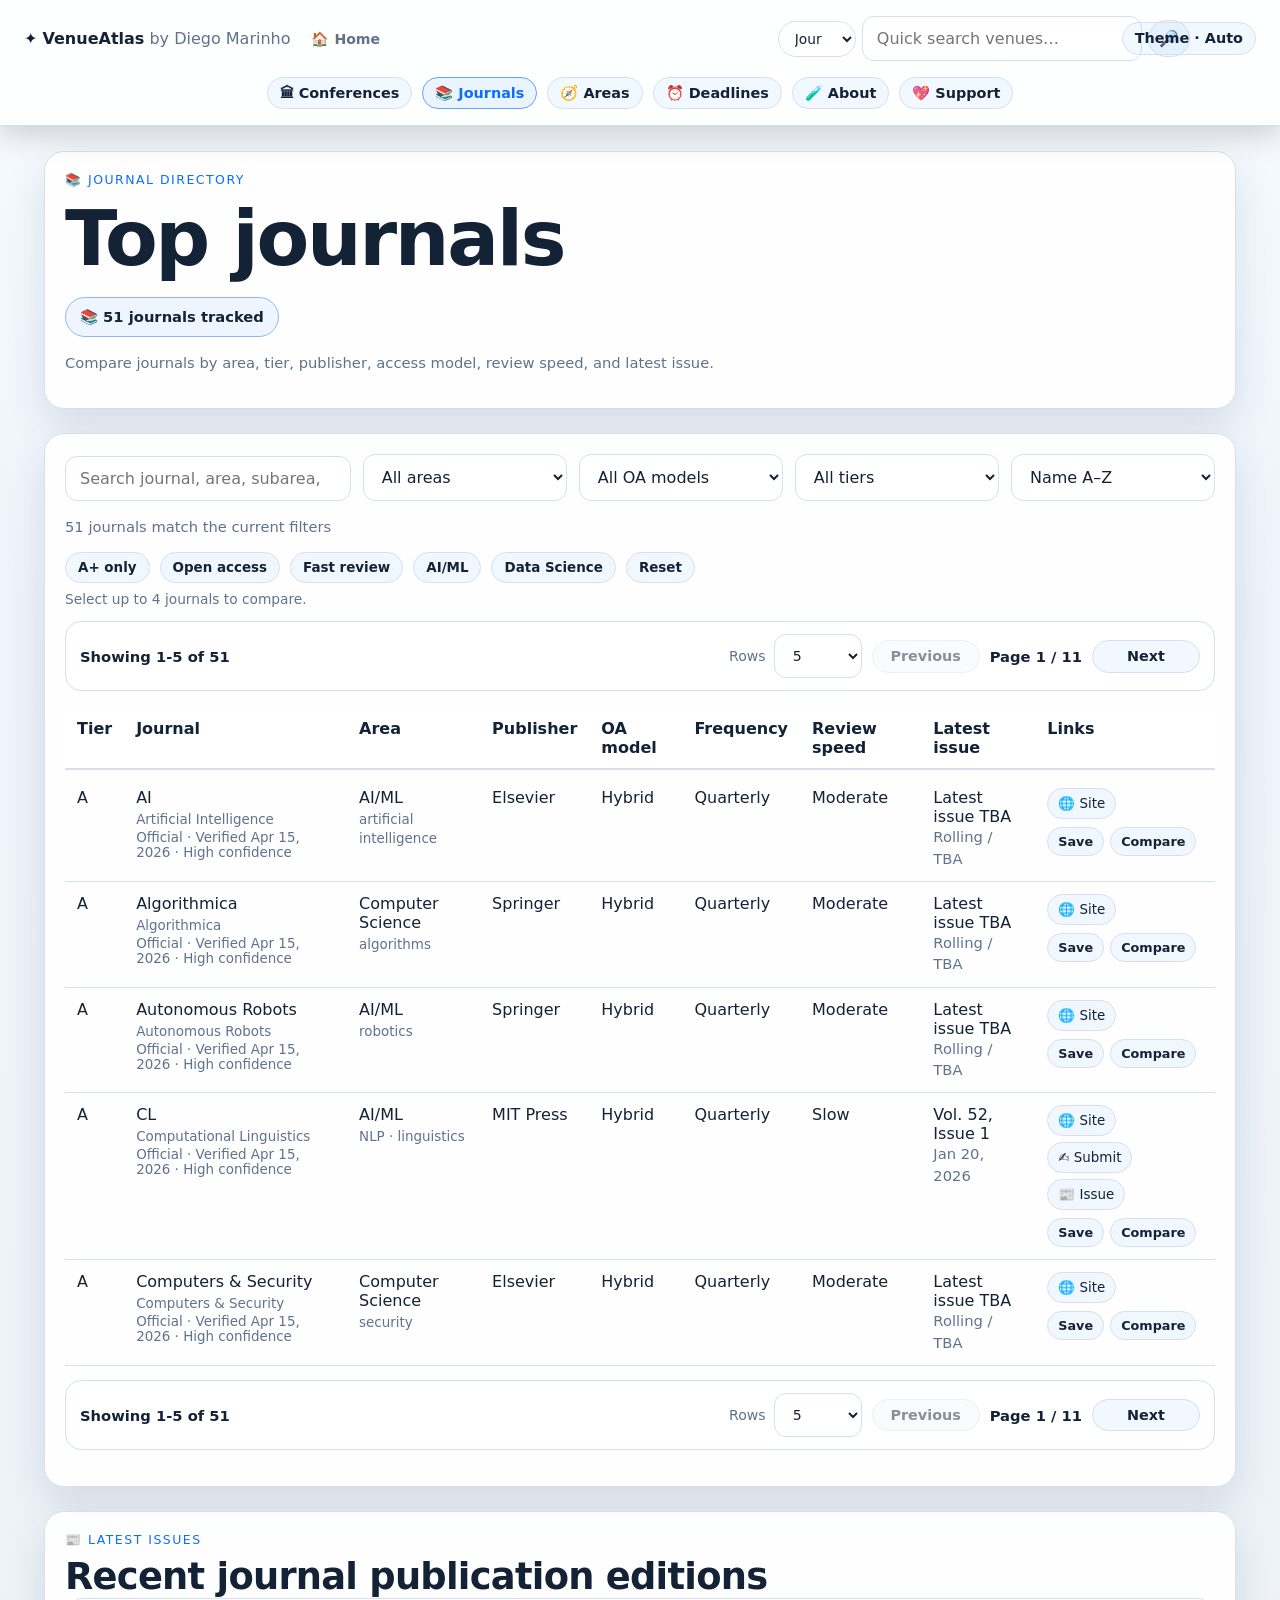
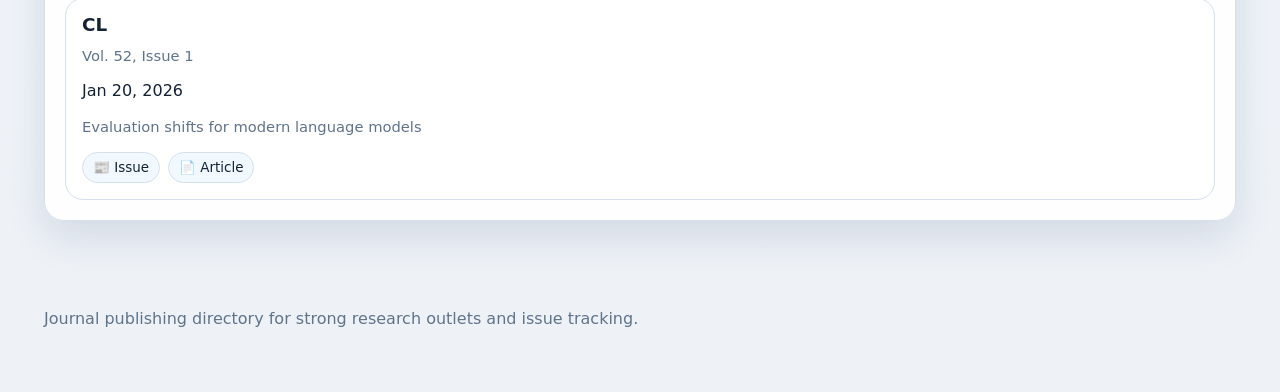
<file: docs/journals.html>
<!doctype html>
<html lang="en">
  <head>
    <meta charset="utf-8" />
    <meta name="viewport" content="width=device-width, initial-scale=1" />
    <title>Journals — VenueAtlas</title>
    <meta name="description" content="Browse top journals in CS, AI/ML, and Data Science with OA model, review speed, latest issues, and author links." />
    <link rel="canonical" href="https://dmoliveira.github.io/top-research-venues/journals.html" />
    <meta property="og:title" content="Top Journals — VenueAtlas" />
    <meta property="og:description" content="Compare top journals across CS, AI/ML, and Data Science with publisher, review speed, and latest issue information." />
    <meta property="og:type" content="website" />
    <meta property="og:url" content="https://dmoliveira.github.io/top-research-venues/journals.html" />
    <meta property="og:image" content="https://dmoliveira.github.io/top-research-venues/assets/hero-banner.svg" />
    <meta name="twitter:card" content="summary_large_image" />
    <link rel="stylesheet" href="./styles.css" />
  </head>
  <body>
    <div class="topbar-shell"><div class="topbar">
      <div class="brand-group">
        <a class="author-link" href="https://dmoliveira.github.io/my-cv-public/cv/human/" target="_blank" rel="noreferrer">✦ <strong>VenueAtlas</strong> <span class="brand-byline">by Diego Marinho</span></a>
        <a class="home-link" href="./index.html">🏠 Home</a>
      </div>
      <nav class="topbar-nav">
        <a href="./conferences.html">Conferences</a><a href="./journals.html">Journals</a><a href="./areas.html">Areas</a><a href="./cfp.html">Deadlines</a><a href="./methodology.html">About</a><a href="./support.html">Support</a>
      </nav>
      <div class="theme-toggle" role="group" aria-label="Theme selector"><button data-theme-cycle class="theme-button theme-button-compact">Theme · Auto</button></div>
    </div></div>
    <main>
      <section class="panel">
        <p class="eyebrow">📚 Journal directory</p>
        <h1>Top journals</h1>
        <div class="headline-meta"><p id="journal-total" class="summary-pill"></p></div>
        <p class="muted">Compare journals by area, tier, publisher, access model, review speed, and latest issue.</p>
      </section>
      <section class="panel">
        <div class="controls">
          <input id="journal-search" type="search" placeholder="Search journal, area, subarea, publisher…" />
          <select id="journal-area"><option value="">All areas</option></select>
          <select id="journal-oa"><option value="">All OA models</option></select>
          <select id="journal-tier"><option value="">All tiers</option></select>
          <select id="journal-sort"><option value="name-asc">Name A–Z</option><option value="tier-asc">Tier</option><option value="latest-desc">Latest publication</option><option value="review-asc">Review speed</option></select>
        </div>
        <p id="journal-count" class="muted"></p>
        <div class="chip-row" id="journal-quick-chips">
          <button type="button" class="chip filter-chip" data-tier="A+">A+ only</button>
          <button type="button" class="chip filter-chip" data-oa="Open Access">Open access</button>
          <button type="button" class="chip filter-chip" data-review="Fast">Fast review</button>
          <button type="button" class="chip filter-chip" data-area="AI/ML">AI/ML</button>
          <button type="button" class="chip filter-chip" data-area="Data Science">Data Science</button>
          <button type="button" class="chip filter-chip" data-reset="true">Reset</button>
        </div>
        <div id="journal-compare-status" class="headline-meta"></div>
        <div id="journal-compare" class="panel-inline compare-shell"></div>
        <div id="journal-pagination-top" class="pagination-bar"></div>
        <div class="table-wrap table-sticky">
          <table>
            <thead><tr><th>Tier</th><th>Journal</th><th>Area</th><th>Publisher</th><th>OA model</th><th>Frequency</th><th>Review speed</th><th>Latest issue</th><th>Links</th></tr></thead>
            <tbody id="journal-body"></tbody>
          </table>
        </div>
        <div id="journal-pagination-bottom" class="pagination-bar"></div>
      </section>
      <section class="panel">
        <p class="eyebrow">📰 Latest issues</p>
        <h2>Recent journal publication editions</h2>
        <div id="journal-log-grid" class="log-grid"></div>
      </section>
    </main>
    <footer class="footer"><p>Journal publishing directory for strong research outlets and issue tracking.</p></footer>
    <script src="./app.js"></script>
  </body>
</html>
</file>
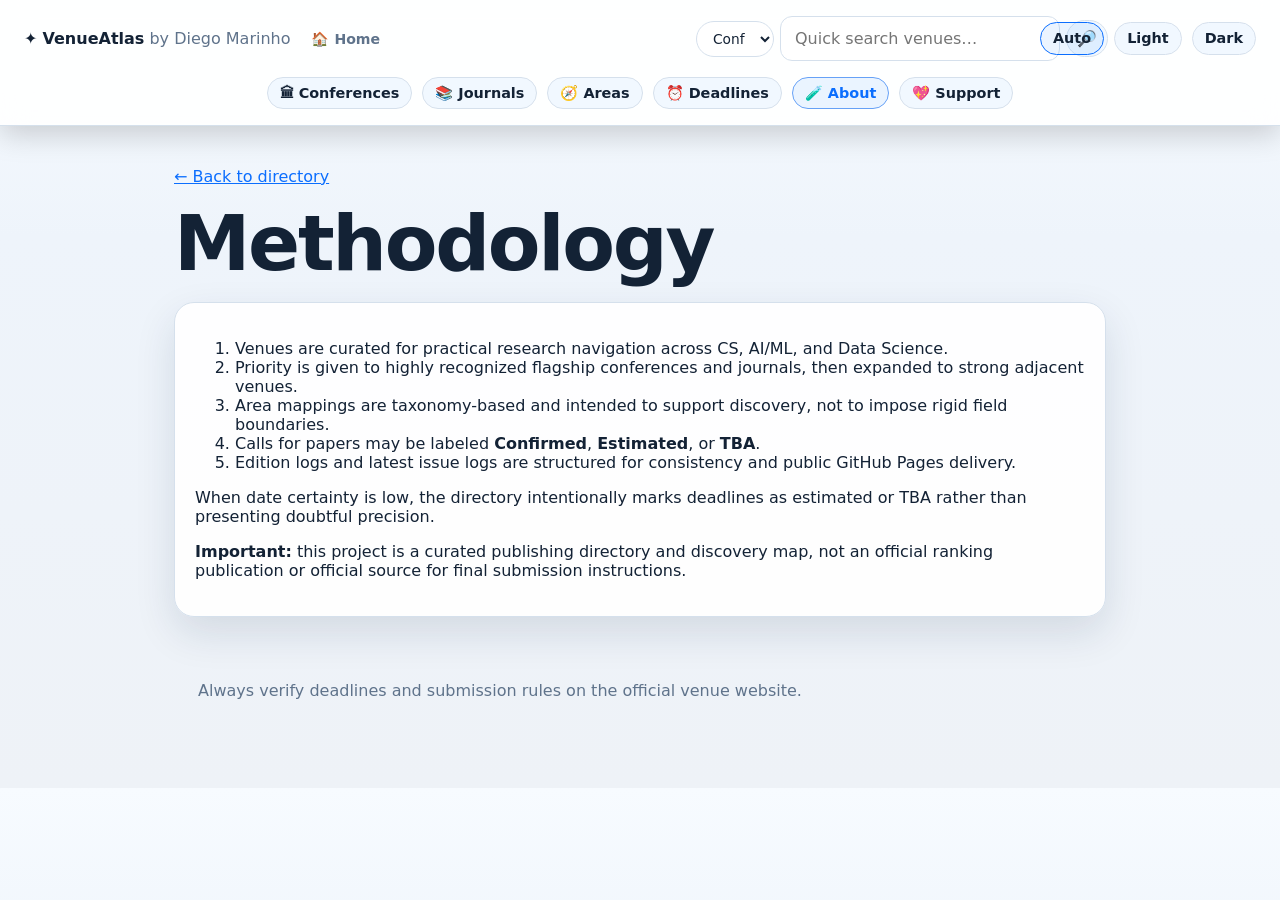
<file: docs/methodology.html>
<!doctype html>
<html lang="en">
  <head>
    <meta charset="utf-8" />
    <meta name="viewport" content="width=device-width, initial-scale=1" />
    <title>About and Methodology — VenueAtlas</title>
    <meta name="description" content="Learn how VenueAtlas curates top conferences, journals, deadlines, and confidence labels across CS, AI/ML, and Data Science." />
    <link rel="canonical" href="https://dmoliveira.github.io/ai-research/methodology.html" />
    <meta property="og:title" content="About and Methodology — VenueAtlas" />
    <meta property="og:description" content="Methodology and sourcing policy for VenueAtlas research venue data." />
    <meta property="og:type" content="website" />
    <meta property="og:url" content="https://dmoliveira.github.io/ai-research/methodology.html" />
    <meta property="og:image" content="https://dmoliveira.github.io/ai-research/assets/hero-banner.svg" />
    <meta name="twitter:card" content="summary_large_image" />
    <link rel="stylesheet" href="./styles.css" />
  </head>
  <body>
    <div class="topbar-shell"><div class="topbar">
      <div class="brand-group">
        <a class="author-link" href="https://dmoliveira.github.io/my-cv-public/cv/human/" target="_blank" rel="noreferrer">✦ <strong>VenueAtlas</strong> <span class="brand-byline">by Diego Marinho</span></a>
        <a class="home-link" href="./index.html">🏠 Home</a>
      </div>
      <nav class="topbar-nav">
        <a href="./conferences.html">Conferences</a><a href="./journals.html">Journals</a><a href="./areas.html">Areas</a><a href="./cfp.html">Deadlines</a><a href="./methodology.html">About</a><a href="./support.html">Support</a>
      </nav>
      <div class="theme-toggle" role="group" aria-label="Theme selector"><button data-theme-option="auto" class="theme-button">Auto</button><button data-theme-option="light" class="theme-button">Light</button><button data-theme-option="dark" class="theme-button">Dark</button></div>
    </div></div>
    <main class="narrow">
      <p><a href="./index.html">← Back to directory</a></p>
      <h1>Methodology</h1>
      <div class="panel stack-md">
        <ol>
          <li>Venues are curated for practical research navigation across CS, AI/ML, and Data Science.</li>
          <li>Priority is given to highly recognized flagship conferences and journals, then expanded to strong adjacent venues.</li>
          <li>Area mappings are taxonomy-based and intended to support discovery, not to impose rigid field boundaries.</li>
          <li>Calls for papers may be labeled <strong>Confirmed</strong>, <strong>Estimated</strong>, or <strong>TBA</strong>.</li>
          <li>Edition logs and latest issue logs are structured for consistency and public GitHub Pages delivery.</li>
        </ol>
        <p>When date certainty is low, the directory intentionally marks deadlines as estimated or TBA rather than presenting doubtful precision.</p>
        <p><strong>Important:</strong> this project is a curated publishing directory and discovery map, not an official ranking publication or official source for final submission instructions.</p>
      </div>
      <footer class="footer"><p>Always verify deadlines and submission rules on the official venue website.</p></footer>
    </main>
    <script src="./app.js"></script>
  </body>
</html>
</file>
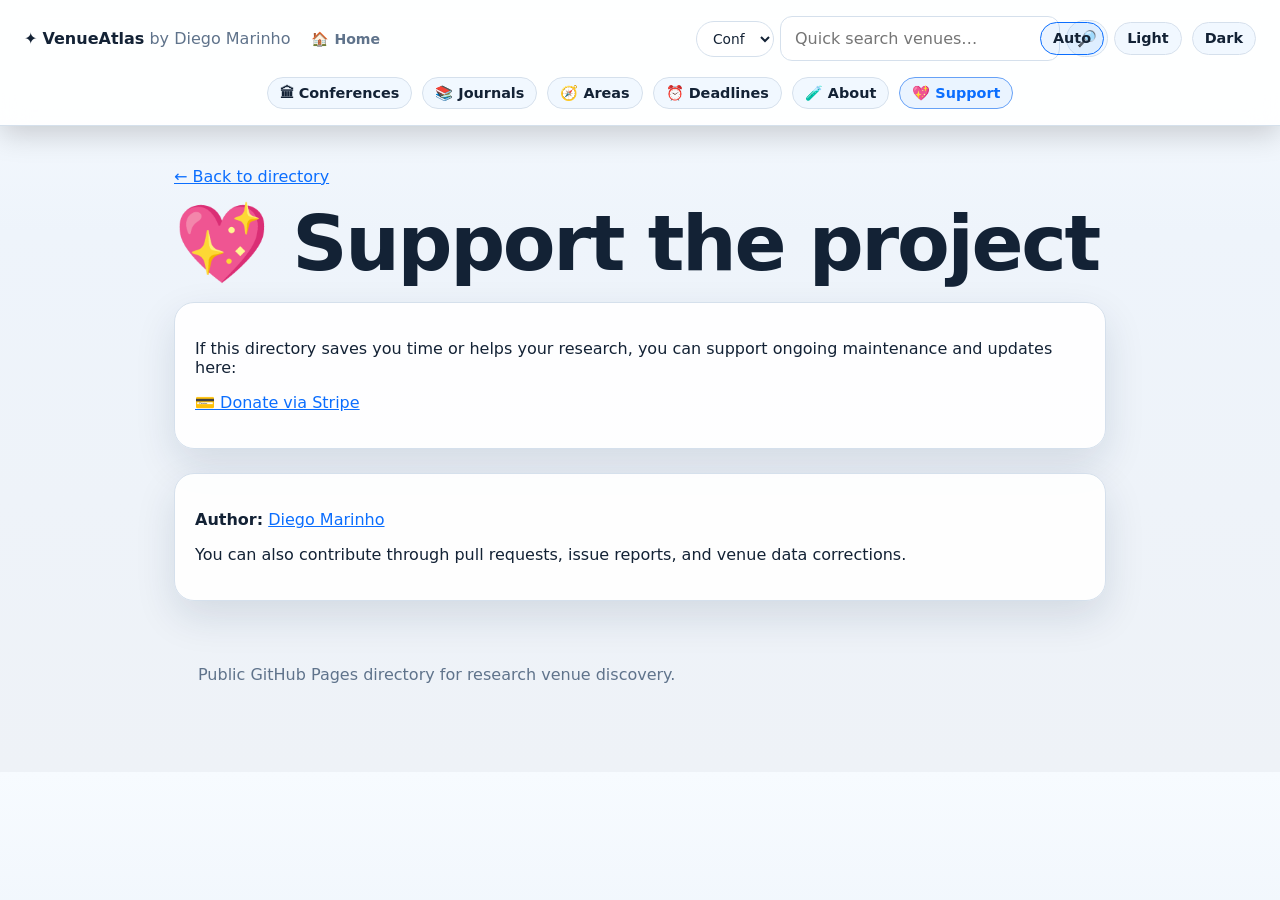
<file: docs/support.html>
<!doctype html>
<html lang="en">
  <head>
    <meta charset="utf-8" />
    <meta name="viewport" content="width=device-width, initial-scale=1" />
    <title>Support VenueAtlas</title>
    <meta name="description" content="Support VenueAtlas and help maintain a high-quality public directory of research venues, deadlines, journals, and publishing routes." />
    <link rel="canonical" href="https://dmoliveira.github.io/ai-research/support.html" />
    <meta property="og:title" content="Support VenueAtlas" />
    <meta property="og:description" content="Support the maintenance and expansion of VenueAtlas." />
    <meta property="og:type" content="website" />
    <meta property="og:url" content="https://dmoliveira.github.io/ai-research/support.html" />
    <meta property="og:image" content="https://dmoliveira.github.io/ai-research/assets/hero-banner.svg" />
    <meta name="twitter:card" content="summary_large_image" />
    <link rel="stylesheet" href="./styles.css" />
  </head>
  <body>
    <div class="topbar-shell"><div class="topbar">
      <div class="brand-group">
        <a class="author-link" href="https://dmoliveira.github.io/my-cv-public/cv/human/" target="_blank" rel="noreferrer">✦ <strong>VenueAtlas</strong> <span class="brand-byline">by Diego Marinho</span></a>
        <a class="home-link" href="./index.html">🏠 Home</a>
      </div>
      <nav class="topbar-nav">
        <a href="./conferences.html">Conferences</a><a href="./journals.html">Journals</a><a href="./areas.html">Areas</a><a href="./cfp.html">Deadlines</a><a href="./methodology.html">About</a><a href="./support.html">Support</a>
      </nav>
      <div class="theme-toggle" role="group" aria-label="Theme selector"><button data-theme-option="auto" class="theme-button">Auto</button><button data-theme-option="light" class="theme-button">Light</button><button data-theme-option="dark" class="theme-button">Dark</button></div>
    </div></div>
    <main class="narrow">
      <p><a href="./index.html">← Back to directory</a></p>
      <h1>💖 Support the project</h1>
      <div class="panel stack-md">
        <p>If this directory saves you time or helps your research, you can support ongoing maintenance and updates here:</p>
        <p><a href="https://buy.stripe.com/8x200i8bSgVe3Vl3g8bfO00" target="_blank" rel="noreferrer">💳 Donate via Stripe</a></p>
      </div>
      <div class="panel stack-md">
        <p><strong>Author:</strong> <a href="https://dmoliveira.github.io/my-cv-public/cv/human/" target="_blank" rel="noreferrer">Diego Marinho</a></p>
        <p>You can also contribute through pull requests, issue reports, and venue data corrections.</p>
      </div>
      <footer class="footer"><p>Public GitHub Pages directory for research venue discovery.</p></footer>
    </main>
    <script src="./app.js"></script>
  </body>
</html>
</file>
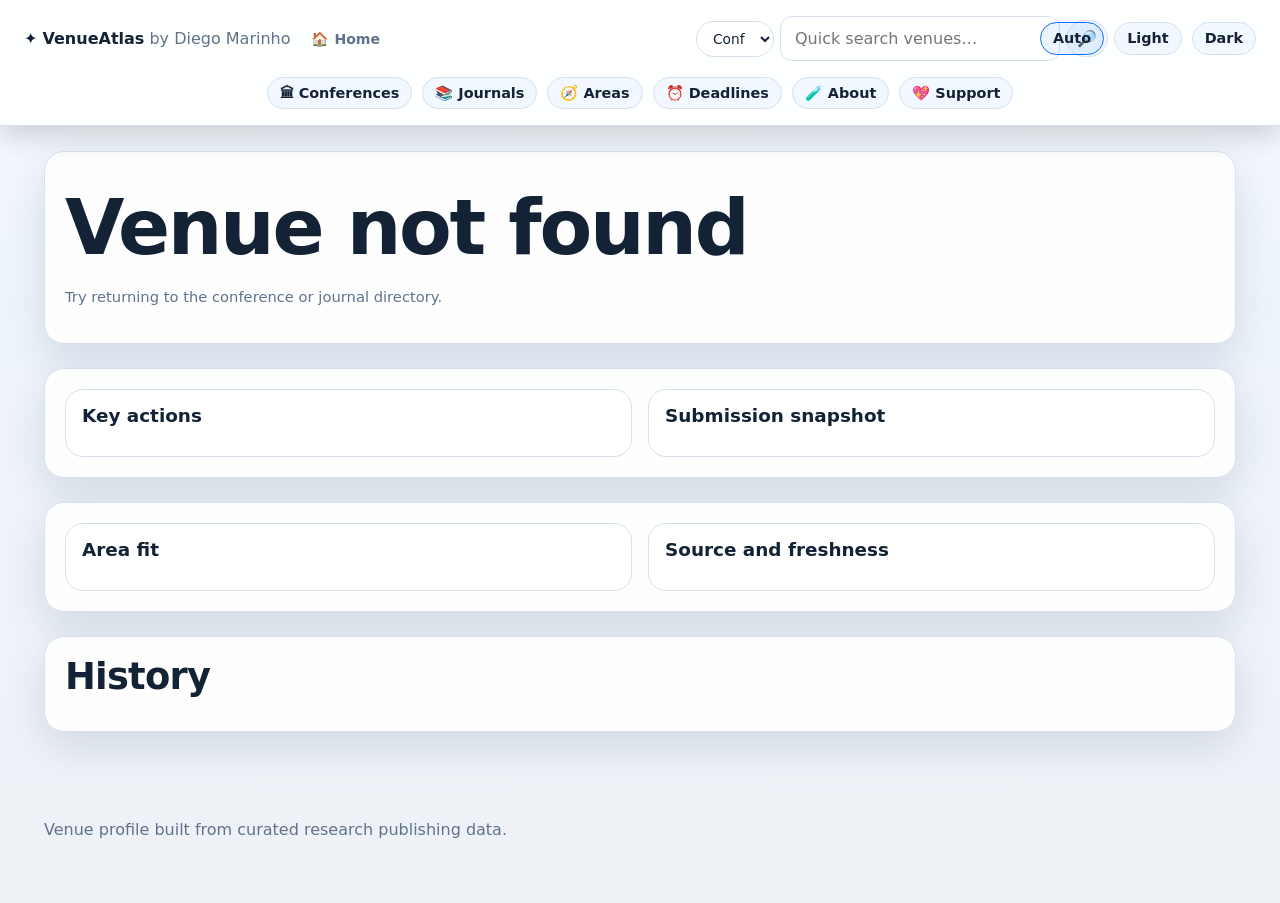
<file: docs/venue.html>
<!doctype html>
<html lang="en">
  <head>
    <meta charset="utf-8" />
    <meta name="viewport" content="width=device-width, initial-scale=1" />
    <title>Venue Profile — VenueAtlas</title>
    <meta name="description" content="VenueAtlas profile page for a conference or journal with deadlines, links, freshness, and history." />
    <link rel="canonical" href="https://dmoliveira.github.io/ai-research/venue.html" />
    <meta property="og:title" content="Venue Profile — VenueAtlas" />
    <meta property="og:description" content="Research venue profile with submission snapshot, source links, freshness, and history." />
    <meta property="og:type" content="website" />
    <meta property="og:url" content="https://dmoliveira.github.io/ai-research/venue.html" />
    <meta property="og:image" content="https://dmoliveira.github.io/ai-research/assets/hero-banner.svg" />
    <meta name="twitter:card" content="summary_large_image" />
    <link rel="stylesheet" href="./styles.css" />
  </head>
  <body>
    <div class="topbar-shell"><div class="topbar">
      <div class="brand-group">
        <a class="author-link" href="https://dmoliveira.github.io/my-cv-public/cv/human/" target="_blank" rel="noreferrer">✦ <strong>VenueAtlas</strong> <span class="brand-byline">by Diego Marinho</span></a>
        <a class="home-link" href="./index.html">🏠 Home</a>
      </div>
      <nav class="topbar-nav">
        <a href="./conferences.html">Conferences</a><a href="./journals.html">Journals</a><a href="./areas.html">Areas</a><a href="./cfp.html">Deadlines</a><a href="./methodology.html">About</a><a href="./support.html">Support</a>
      </nav>
      <div class="theme-toggle" role="group" aria-label="Theme selector"><button data-theme-option="auto" class="theme-button">Auto</button><button data-theme-option="light" class="theme-button">Light</button><button data-theme-option="dark" class="theme-button">Dark</button></div>
    </div></div>
    <main>
      <section class="panel stack-md">
        <div id="venue-breadcrumb" class="muted"></div>
        <div id="venue-hero"></div>
      </section>
      <section class="panel split-grid">
        <div class="graph-side-card stack-md">
          <h3>Key actions</h3>
          <div id="venue-actions" class="actions"></div>
        </div>
        <div class="graph-side-card stack-md">
          <h3>Submission snapshot</h3>
          <div id="venue-snapshot" class="stack-sm"></div>
        </div>
      </section>
      <section class="panel split-grid">
        <div class="graph-side-card stack-md">
          <h3>Area fit</h3>
          <div id="venue-area-fit" class="stack-sm"></div>
        </div>
        <div class="graph-side-card stack-md">
          <h3>Source and freshness</h3>
          <div id="venue-sources" class="stack-sm"></div>
        </div>
      </section>
      <section class="panel stack-md">
        <h2>History</h2>
        <div id="venue-history"></div>
      </section>
    </main>
    <footer class="footer"><p>Venue profile built from curated research publishing data.</p></footer>
    <script src="./app.js"></script>
  </body>
</html>
</file>
<file: docs/styles.css>
:root {
  color-scheme: dark;
  --topbar-offset: 84px;
  --bg: #07111f;
  --bg-grad-1: #06101d;
  --bg-grad-2: #0b1525;
  --bg-grad-3: #0d1728;
  --panel: rgba(16, 27, 44, 0.88);
  --panel-solid: #101b2c;
  --line: #24354f;
  --text: #edf3ff;
  --muted: #9fb0ca;
  --accent: #6ee7ff;
  --accent2: #b27cff;
  --chip: rgba(255,255,255,.04);
  --chip-strong: rgba(110,231,255,.08);
  --shadow: 0 20px 60px rgba(0,0,0,.25);
  --success: #8af0c4;
  --warning: #ffd27a;
  --danger: #ff9b9b;
}

:root[data-theme="light"] {
  color-scheme: light;
  --bg: #f3f7fb;
  --bg-grad-1: #f7fbff;
  --bg-grad-2: #eef4fb;
  --bg-grad-3: #eef2f7;
  --panel: rgba(255,255,255,.92);
  --panel-solid: #ffffff;
  --line: #d5e0ec;
  --text: #132235;
  --muted: #5f738b;
  --accent: #0b6efe;
  --accent2: #7b4dff;
  --chip: rgba(11,110,254,.05);
  --chip-strong: rgba(11,110,254,.08);
  --shadow: 0 16px 40px rgba(20,40,70,.12);
  --success: #06784e;
  --warning: #9b6200;
  --danger: #b42318;
}

* { box-sizing: border-box; }
html { scroll-behavior: smooth; }
body {
  margin: 0;
  padding-top: var(--topbar-offset);
  font-family: Inter, ui-sans-serif, system-ui, sans-serif;
  background: linear-gradient(180deg, var(--bg-grad-1), var(--bg-grad-2) 30%, var(--bg-grad-3));
  color: var(--text);
}
a { color: var(--accent); }
button, select, input { font: inherit; }
main, .hero, .footer, .narrow { max-width: 1240px; margin: 0 auto; padding: 24px; }
.narrow { max-width: 980px; }

.topbar-shell {
  position: fixed;
  top: 0;
  left: 0;
  right: 0;
  z-index: 50;
}
.topbar {
  width: 100%;
  display: grid;
  grid-template-columns: auto minmax(0, 1fr) auto;
  grid-template-areas:
    "brand search theme"
    "nav nav nav";
  align-items: center;
  gap: 14px 20px;
  padding: 16px 24px;
  border-bottom: 1px solid var(--line);
  background: color-mix(in srgb, var(--panel-solid) 88%, transparent);
  backdrop-filter: blur(14px);
  box-shadow: 0 8px 28px rgba(0,0,0,.18);
}
.author-link {
  color: var(--text);
  text-decoration: none;
  white-space: nowrap;
  font-weight: 500;
}
.brand-byline {
  font-weight: 500;
  color: var(--muted);
}
.brand-group {
  grid-area: brand;
  display: flex;
  align-items: center;
  gap: 10px;
  flex-wrap: nowrap;
  min-width: max-content;
}
.home-link {
  text-decoration: none;
  border: 1px solid transparent;
  padding: 7px 10px;
  border-radius: 999px;
  background: transparent;
  color: var(--muted);
  font-weight: 600;
  font-size: .88rem;
  white-space: nowrap;
}
.home-link:hover {
  background: var(--chip);
  border-color: var(--line);
  color: var(--text);
}
.topbar-nav, .theme-toggle, .badge-row, .hero-nav, .stat-grid, .legend-row, .chip-row {
  display: flex;
  flex-wrap: wrap;
  gap: 10px;
}
.topbar-nav {
  grid-area: nav;
  justify-content: center;
  row-gap: 8px;
  flex-wrap: wrap;
  overflow-x: visible;
  white-space: normal;
  padding-top: 2px;
}
.theme-toggle {
  grid-area: theme;
  justify-content: flex-end;
  margin-left: 4px;
}
.topbar-search {
  grid-area: search;
  display: flex;
  align-items: center;
  gap: 6px;
  min-width: 0;
  width: min(100%, 320px);
  justify-self: end;
}
.topbar-search input,
.topbar-search select {
  min-width: 0;
  width: 100%;
  padding: 8px 12px;
  border-radius: 999px;
}
.topbar-search input { flex: 1 1 180px; }
.topbar-search select { width: 78px; flex: 0 0 78px; font-size: .86rem; }
.topbar-search button {
  border: 1px solid var(--line);
  background: var(--chip);
  color: var(--text);
  border-radius: 999px;
  padding: 8px 10px;
  cursor: pointer;
  font-weight: 600;
  flex: 0 0 auto;
  min-width: 38px;
  display: inline-flex;
  align-items: center;
  justify-content: center;
}
.topbar-search button:hover { background: var(--chip-strong); }
.topbar-nav a, .theme-button, .page-button, .hero-nav a, .chip, .cta-link {
  text-decoration: none;
  border: 1px solid var(--line);
  padding: 8px 12px;
  border-radius: 999px;
  background: var(--chip);
  color: var(--text);
  cursor: pointer;
  font-weight: 600;
  font-size: .9rem;
  line-height: 1;
  transition: background .18s ease, border-color .18s ease, transform .18s ease;
}
.theme-button.is-active { background: var(--chip-strong); border-color: var(--accent); }
.theme-button-compact { min-width: 98px; justify-content: center; }
.topbar-nav a.is-current {
  background: var(--chip-strong);
  border-color: color-mix(in srgb, var(--accent) 55%, var(--line));
  color: var(--accent);
}
.topbar-nav a:hover, .theme-button:hover, .page-button:hover, .cta-link:hover, .chip:hover {
  background: var(--chip-strong);
  border-color: color-mix(in srgb, var(--accent) 45%, var(--line));
}

.hero {
  display: grid;
  grid-template-columns: 1.2fr 0.8fr;
  gap: 28px;
  align-items: center;
  min-height: calc(56vh - 100px);
  padding-top: 26px;
  padding-bottom: 18px;
}
.hero-copy { max-width: 720px; }
.hero-art { width: 100%; max-height: 320px; }
.eyebrow { text-transform: uppercase; letter-spacing: .12em; color: var(--accent); font-size: .78rem; margin: 0 0 10px; }
h1, h2, h3 { line-height: 1.1; }
h1 { font-size: clamp(2.6rem, 6vw, 4.8rem); margin: .2rem 0 1rem; letter-spacing: -0.03em; }
h2 { font-size: clamp(1.7rem, 3.2vw, 2.3rem); margin: 0; letter-spacing: -0.02em; }
h3 { font-size: 1.15rem; margin: 0 0 .5rem; }
.hero-copy > p:not(.eyebrow) { font-size: 1rem; line-height: 1.58; color: var(--muted); max-width: 58ch; }
.hero-note { max-width: 62ch; }
.badge, .tag, .status-badge {
  border: 1px solid var(--line);
  background: var(--chip);
  color: var(--text);
  border-radius: 999px;
  padding: 6px 12px;
  font-size: .88rem;
}
.tag { display: inline-block; margin: 0 6px 6px 0; }
.status-open { border-color: color-mix(in srgb, var(--success) 40%, var(--line)); color: var(--success); }
.status-soon { border-color: color-mix(in srgb, var(--warning) 40%, var(--line)); color: var(--warning); }
.status-closed, .status-tba { color: var(--muted); }
.status-featured { border-color: color-mix(in srgb, var(--accent2) 45%, var(--line)); color: var(--accent2); }

.panel {
  background: var(--panel);
  border: 1px solid var(--line);
  border-radius: 20px;
  padding: 20px;
  margin-bottom: 24px;
  box-shadow: var(--shadow);
}
.panel-compact { padding-top: 18px; padding-bottom: 18px; }
.live-pulse-grid { align-items: start; }
.compact-split { grid-template-columns: 1fr 1fr; gap: 12px; }
.trust-legend-grid {
  display: grid;
  grid-template-columns: repeat(auto-fit, minmax(220px, 1fr));
  gap: 12px;
}
.panel-inline {
  margin-top: 16px;
  padding: 16px 18px;
  border-radius: 16px;
  border: 1px solid var(--line);
  background: var(--chip);
}
.section-head { display: flex; justify-content: space-between; gap: 18px; align-items: end; margin-bottom: 14px; }
.headline-meta {
  display: flex;
  flex-wrap: wrap;
  gap: 10px;
  margin: 8px 0 0;
}
.summary-pill {
  display: inline-flex;
  align-items: center;
  gap: 8px;
  margin: 0;
  padding: 10px 14px;
  border-radius: 999px;
  border: 1px solid color-mix(in srgb, var(--accent) 35%, var(--line));
  background: color-mix(in srgb, var(--chip-strong) 80%, transparent);
  color: var(--text);
  font-weight: 700;
  font-size: .92rem;
}
.stat-strip {
  display: grid;
  grid-template-columns: repeat(4, minmax(0, 1fr));
  gap: 12px;
  margin-top: 14px;
}
.stat-card {
  border: 1px solid color-mix(in srgb, var(--accent) 28%, var(--line));
  border-radius: 16px;
  padding: 14px;
  background: color-mix(in srgb, var(--chip-strong) 35%, transparent);
}
.stat-card strong {
  display: block;
  font-size: 1.35rem;
  letter-spacing: -0.02em;
}
.stat-card span {
  color: var(--muted);
  font-size: .85rem;
}
.controls {
  display: grid;
  grid-template-columns: minmax(280px, 1.4fr) repeat(4, minmax(150px, 1fr));
  gap: 12px;
  align-items: end;
}
input[type="search"], select {
  min-width: 180px;
  padding: 12px 14px;
  border-radius: 12px;
  border: 1px solid var(--line);
  background: var(--panel-solid);
  color: var(--text);
}
input[type="search"] { min-width: 280px; width: 100%; }
.pagination-bar {
  display: flex;
  justify-content: space-between;
  align-items: center;
  gap: 12px;
  margin: 14px 0 16px;
  padding: 12px 14px;
  border: 1px solid var(--line);
  border-radius: 16px;
  background: color-mix(in srgb, var(--panel-solid) 90%, transparent);
}
.pagination-bar:empty { display: none; }
.filter-chip { font-size: .84rem; padding: 8px 12px; }
.filter-chip.is-active {
  background: var(--chip-strong);
  border-color: color-mix(in srgb, var(--accent) 55%, var(--line));
  color: var(--accent);
}
.pagination-meta {
  color: var(--text);
  font-size: .92rem;
  font-weight: 600;
}
.pagination-actions {
  display: flex;
  align-items: center;
  gap: 10px;
  flex-wrap: wrap;
}
.pagination-size {
  display: flex;
  align-items: center;
  gap: 8px;
  color: var(--muted);
  font-size: .88rem;
}
.pagination-size select { min-width: 88px; width: 88px; }
.page-button[disabled] { opacity: .5; cursor: not-allowed; }
.page-button { min-width: 108px; font-weight: 700; }
.table-wrap { overflow: auto; }
table { width: 100%; border-collapse: separate; border-spacing: 0; }
th, td { padding: 12px 12px; border-bottom: 1px solid var(--line); vertical-align: top; }
th { text-align: left; background: var(--panel-solid); z-index: 1; box-shadow: inset 0 -1px 0 var(--line); }
tbody tr:first-child td { padding-top: 18px; }
.muted { color: var(--muted); font-size: .92rem; line-height: 1.45; }
.row-subline {
  color: var(--muted);
  font-size: .84rem;
  line-height: 1.4;
  margin-top: 4px;
}
.row-links {
  display: flex;
  flex-wrap: wrap;
  gap: 6px;
  margin-bottom: 8px;
}
.row-actions {
  display: flex;
  flex-wrap: wrap;
  gap: 6px;
}
.card-grid, .split-grid, .deadline-grid, .log-grid { display: grid; gap: 16px; }
.card-grid { grid-template-columns: repeat(auto-fit, minmax(260px, 1fr)); }
.split-grid { grid-template-columns: 1fr 1fr; }
.deadline-grid, .log-grid { grid-template-columns: repeat(auto-fit, minmax(240px, 1fr)); }
.venue-card, .deadline-card, .log-card, .graph-side-card {
  border: 1px solid var(--line);
  border-radius: 18px;
  padding: 16px;
  background: color-mix(in srgb, var(--panel-solid) 92%, transparent);
}
.featured-title {
  font-size: 1.35rem;
  margin: 0;
  letter-spacing: -0.02em;
}
.footer-grid {
  display: grid;
  grid-template-columns: repeat(auto-fit, minmax(200px, 1fr));
  gap: 18px;
}
.footer-grid h3 { margin-bottom: 8px; }
.featured-subline {
  color: var(--muted);
  font-size: .9rem;
}
.venue-card .actions,
.deadline-card .actions,
.log-card .actions,
.trend-card .actions {
  display: flex;
  flex-wrap: wrap;
  gap: 8px;
}
.meta-list {
  display: grid;
  gap: 8px;
}
.meta-row {
  display: flex;
  flex-wrap: wrap;
  gap: 8px;
  align-items: center;
  color: var(--muted);
  font-size: .92rem;
}
.trust-row, .source-links, .update-list {
  display: flex;
  flex-wrap: wrap;
  gap: 8px;
}
.trust-inline {
  color: var(--muted);
  font-size: .84rem;
}
.trust-badge,
.freshness-pill,
.confidence-pill {
  display: inline-flex;
  align-items: center;
  gap: 6px;
  padding: 6px 10px;
  border-radius: 999px;
  border: 1px solid var(--line);
  background: var(--chip);
  font-size: .82rem;
}
.confidence-high,
.confidence-confirmed { border-color: color-mix(in srgb, var(--success) 38%, var(--line)); color: var(--success); }
.confidence-medium,
.confidence-estimated { border-color: color-mix(in srgb, var(--warning) 38%, var(--line)); color: var(--warning); }
.confidence-low,
.confidence-tba { color: var(--muted); }
.timeline-bars {
  display: grid;
  grid-template-columns: repeat(6, minmax(60px, 1fr));
  align-items: end;
  gap: 14px;
  min-height: 220px;
}
.timeline-bar-item {
  display: grid;
  justify-items: center;
  gap: 8px;
}
.timeline-bar-link {
  width: 100%;
  max-width: 54px;
  border-radius: 14px 14px 8px 8px;
  background: linear-gradient(180deg, var(--accent), color-mix(in srgb, var(--accent2) 25%, var(--accent)));
  border: 1px solid color-mix(in srgb, var(--accent) 40%, var(--line));
  display: block;
}
.timeline-month,
.timeline-count { font-size: .82rem; color: var(--muted); text-align: center; }
.update-item {
  border: 1px solid var(--line);
  border-radius: 14px;
  padding: 12px 14px;
  background: color-mix(in srgb, var(--panel-solid) 90%, transparent);
}
.update-item p { margin: 0; }
.empty-state {
  color: var(--muted);
  font-size: .92rem;
}
.compare-shell:empty,
#watchlist-grid:empty { display: none; }
.compare-status:empty { display: none; }
.compare-status {
  display: flex;
  align-items: center;
  gap: 10px;
  flex-wrap: wrap;
}
.compare-status .summary-pill {
  box-shadow: inset 0 0 0 1px color-mix(in srgb, var(--accent) 18%, transparent);
}
.compare-grid {
  display: grid;
  grid-template-columns: repeat(auto-fit, minmax(180px, 1fr));
  gap: 12px;
}
.compare-table {
  display: grid;
  gap: 10px;
}
.compare-row {
  display: grid;
  grid-template-columns: 140px repeat(auto-fit, minmax(150px, 1fr));
  gap: 10px;
  align-items: start;
}
.compare-label {
  color: var(--muted);
  font-size: .78rem;
  font-weight: 700;
  text-transform: uppercase;
  letter-spacing: .06em;
  padding-top: 8px;
}
.compare-value {
  border: 1px solid var(--line);
  border-radius: 12px;
  padding: 10px 12px;
  background: color-mix(in srgb, var(--panel-solid) 92%, transparent);
}
.compare-title {
  font-weight: 700;
  font-size: .95rem;
}
.compare-hint {
  color: var(--muted);
  font-size: .86rem;
}
.watchlist-empty {
  border-style: dashed;
}
.compare-card {
  border: 1px solid var(--line);
  border-radius: 14px;
  padding: 12px;
  background: color-mix(in srgb, var(--panel-solid) 92%, transparent);
}
.action-cluster {
  display: flex;
  flex-wrap: wrap;
  gap: 8px;
  margin-top: 8px;
}
.tiny-button {
  border: 1px solid var(--line);
  background: var(--chip);
  color: var(--text);
  border-radius: 999px;
  padding: 6px 10px;
  font-size: .8rem;
  font-weight: 600;
  cursor: pointer;
}
.tiny-button.is-active,
.tiny-button:hover {
  background: var(--chip-strong);
  border-color: color-mix(in srgb, var(--accent) 45%, var(--line));
}
.detail-title-link {
  color: inherit;
  text-decoration: none;
}
.detail-title-link:hover { color: var(--accent); }
.snapshot-grid {
  display: grid;
  grid-template-columns: repeat(auto-fit, minmax(160px, 1fr));
  gap: 10px;
}
.snapshot-card {
  border: 1px solid var(--line);
  border-radius: 14px;
  padding: 12px;
  background: color-mix(in srgb, var(--panel-solid) 92%, transparent);
}
.snapshot-card strong,
.snapshot-card span { display: block; }
.best-for-card {
  border: 1px solid color-mix(in srgb, var(--accent) 25%, var(--line));
  border-radius: 14px;
  padding: 14px;
  background: color-mix(in srgb, var(--chip-strong) 40%, transparent);
}
.related-venue-card {
  border: 1px solid var(--line);
  border-radius: 14px;
  padding: 12px;
  background: color-mix(in srgb, var(--panel-solid) 92%, transparent);
}
.history-list {
  display: grid;
  gap: 12px;
}
.history-item {
  border: 1px solid var(--line);
  border-radius: 14px;
  padding: 14px;
  background: color-mix(in srgb, var(--panel-solid) 92%, transparent);
}
.mini-link {
  display: inline-flex;
  align-items: center;
  gap: 6px;
  padding: 7px 10px;
  border-radius: 999px;
  border: 1px solid var(--line);
  background: var(--chip);
  color: var(--text);
  text-decoration: none;
  font-size: .84rem;
}
.mini-link:hover { border-color: color-mix(in srgb, var(--accent) 45%, var(--line)); background: var(--chip-strong); }
.trend-card {
  border: 1px solid var(--line);
  border-radius: 18px;
  padding: 18px;
  background: color-mix(in srgb, var(--panel-solid) 92%, transparent);
}
.trend-chart {
  display: grid;
  grid-auto-flow: column;
  grid-auto-columns: minmax(54px, 1fr);
  align-items: end;
  gap: 10px;
  min-height: 180px;
  margin: 14px 0 12px;
}
.trend-bar-group {
  display: grid;
  justify-items: center;
  gap: 8px;
}
.trend-bar {
  width: 100%;
  max-width: 44px;
  border-radius: 12px 12px 6px 6px;
  background: linear-gradient(180deg, var(--accent), color-mix(in srgb, var(--accent2) 45%, var(--accent)));
  box-shadow: inset 0 -1px 0 rgba(255,255,255,.18);
}
.trend-label,
.trend-value {
  font-size: .82rem;
  color: var(--muted);
  text-align: center;
}
.topbar-status {
  display: inline-flex;
  align-items: center;
  gap: 8px;
  color: var(--muted);
  font-size: .86rem;
}
.venue-card h3, .deadline-card h3, .log-card h3 { margin-bottom: 10px; }
.stat-grid .badge { padding: 9px 14px; }
.footer { color: var(--muted); padding-bottom: 48px; }
.footer a { color: var(--accent); }
.list-reset { list-style: none; padding: 0; margin: 0; }
.stack-sm > * + * { margin-top: 8px; }
.stack-md > * + * { margin-top: 14px; }
.stack-lg > * + * { margin-top: 18px; }
.inline-meta { display: flex; flex-wrap: wrap; gap: 8px 12px; }

.graph-shell {
  border: 1px solid var(--line);
  border-radius: 18px;
  overflow: hidden;
  background: color-mix(in srgb, var(--panel-solid) 94%, transparent);
  padding: 12px;
}
#area-graph {
  width: 100%;
  min-height: 420px;
}
.graph-legend-dot {
  width: 10px;
  height: 10px;
  border-radius: 999px;
  display: inline-block;
}
.dot-area { background: var(--accent); }
.dot-conference { background: #67e8f9; }
.dot-journal { background: var(--accent2); }

@media (max-width: 1180px) {
  .topbar { grid-template-columns: 1fr; justify-items: stretch; gap: 12px; }
  .topbar {
    grid-template-areas:
      "brand"
      "search"
      "nav"
      "theme";
  }
  .brand-group, .topbar-nav, .theme-toggle { justify-content: center; }
  .brand-group { flex-wrap: wrap; min-width: 0; }
  .topbar-search { justify-content: center; justify-self: center; width: 100%; }
  .theme-toggle { flex-wrap: wrap; white-space: normal; }
}

@media (max-width: 980px) {
  .hero { grid-template-columns: 1fr; min-height: auto; gap: 24px; padding-top: 28px; padding-bottom: 20px; }
  .section-head { flex-direction: column; align-items: stretch; }
  .controls, .split-grid { grid-template-columns: 1fr 1fr; }
  input[type="search"], select { min-width: 100%; }
  .pagination-bar { flex-direction: column; }
}

@media (max-width: 680px) {
  .topbar { padding: 12px 16px; }
  .topbar-search { flex-wrap: wrap; }
  .topbar-search select,
  .topbar-search input,
  .topbar-search button { width: 100%; flex: 1 1 100%; }
  .controls, .split-grid { grid-template-columns: 1fr; }
  main, .hero, .footer, .narrow { padding: 18px; }
  .hero-copy > p:not(.eyebrow) { font-size: 1rem; }
  .table-wrap { overflow: visible; }
  table, thead, tbody, tr, td { display: block; width: 100%; }
  thead { display: none; }
  tbody { display: grid; gap: 12px; }
  tr {
    border: 1px solid var(--line);
    border-radius: 16px;
    padding: 12px 14px;
    background: color-mix(in srgb, var(--panel-solid) 92%, transparent);
    box-shadow: var(--shadow);
  }
  td { border-bottom: 0; padding: 8px 0; }
  td::before {
    content: attr(data-label);
    display: block;
    margin-bottom: 4px;
    color: var(--muted);
    font-size: .76rem;
    text-transform: uppercase;
    letter-spacing: .08em;
  }
  td[data-label="Conference"],
  td[data-label="Journal"] {
    padding-top: 0;
  }
  td[data-label="Conference"] .detail-title-link,
  td[data-label="Journal"] .detail-title-link {
    font-size: 1.08rem;
    font-weight: 700;
  }
  td[data-label="Conference"] .row-subline,
  td[data-label="Journal"] .row-subline {
    font-size: .9rem;
  }
  td[data-label="Links"] {
    padding-top: 10px;
    border-top: 1px solid var(--line);
    margin-top: 6px;
  }
  .row-links,
  .row-actions {
    display: grid;
    grid-template-columns: 1fr 1fr;
    gap: 8px;
  }
  .row-links .mini-link,
  .row-actions .tiny-button {
    width: 100%;
    justify-content: center;
  }
  .compare-row {
    grid-template-columns: 1fr;
  }
  td[data-label="Tier"],
  td[data-label="Status"] {
    display: inline-block;
    width: auto;
    margin-right: 12px;
    vertical-align: top;
  }
  td[data-label="Tier"]::before,
  td[data-label="Status"]::before {
    margin-bottom: 2px;
  }
}
</file>
